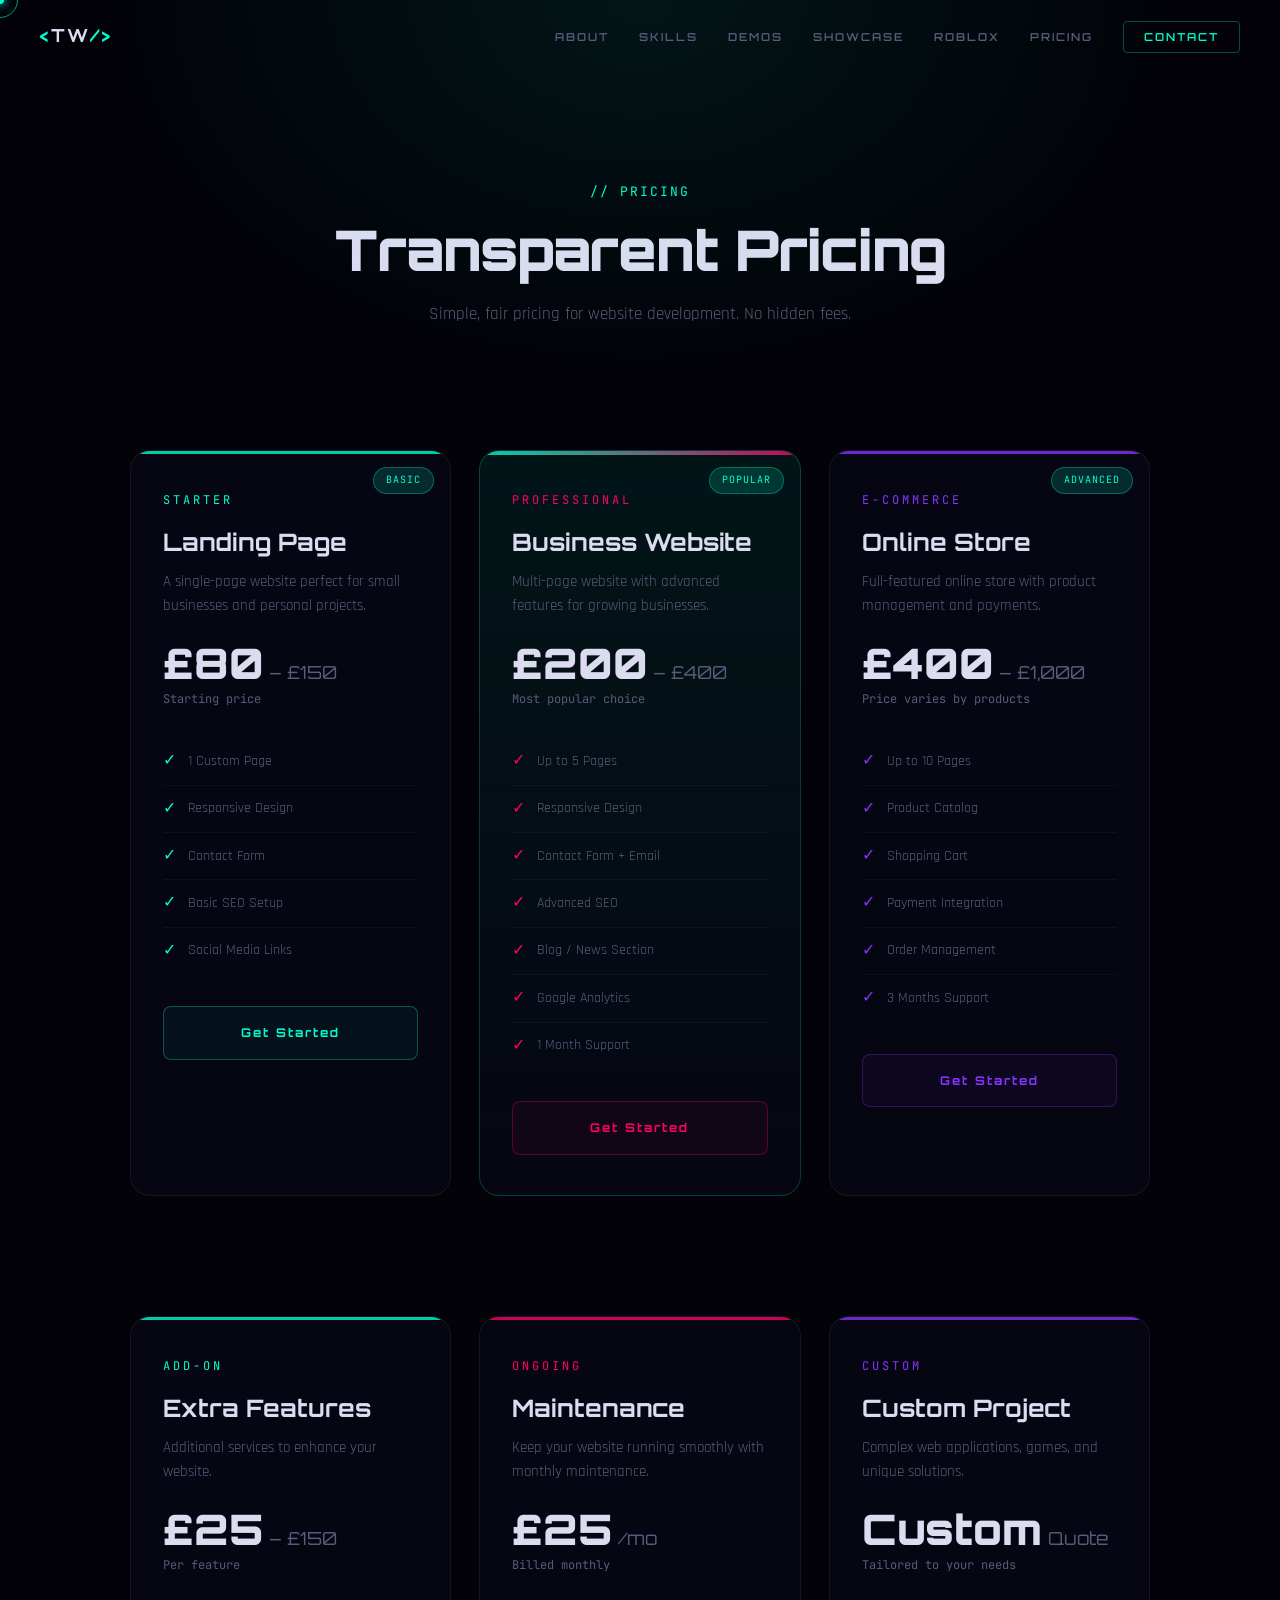
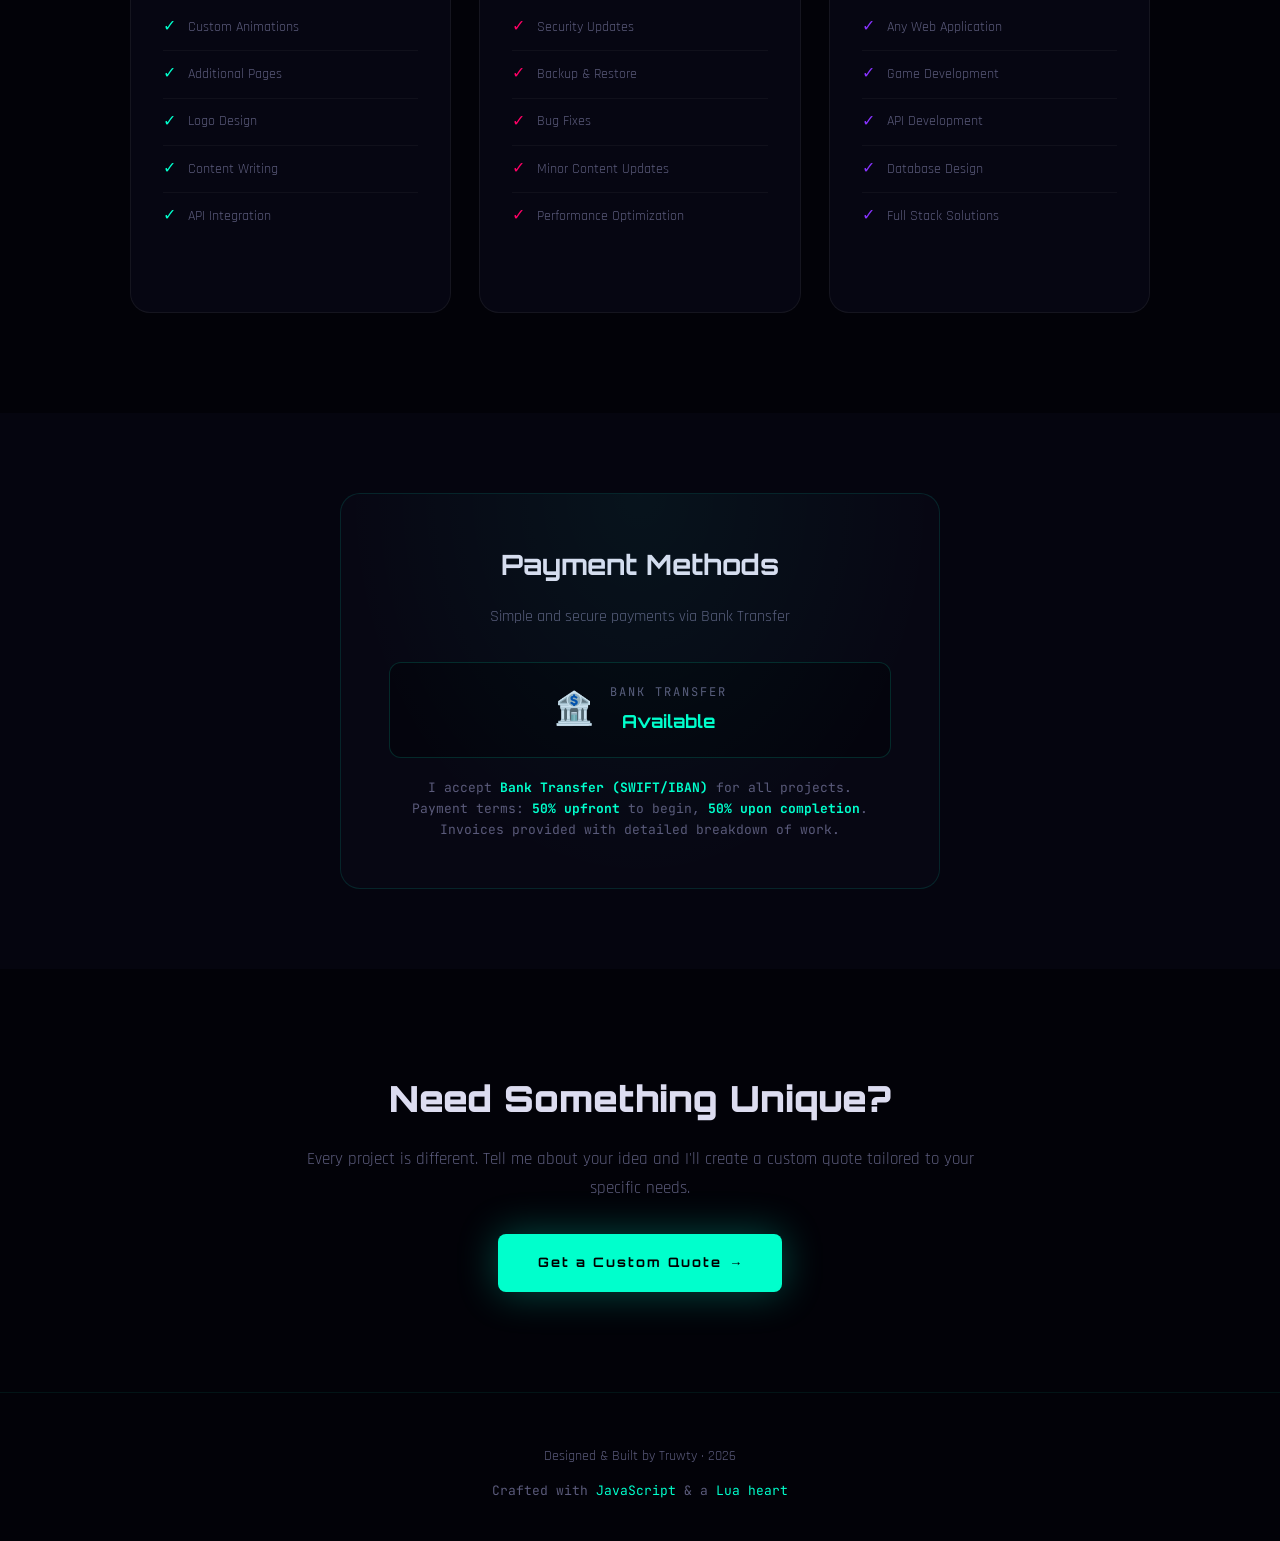
<file: pricing.html>
<!DOCTYPE html>
<html lang="en">
<head>
  <meta charset="UTF-8">
  <meta name="viewport" content="width=device-width, initial-scale=1.0, maximum-scale=5.0, user-scalable=yes">
  <title>Pricing — Truwty</title>
  <link rel="preconnect" href="https://fonts.googleapis.com">
  <link rel="preconnect" href="https://fonts.gstatic.com" crossorigin>
  <link href="https://fonts.googleapis.com/css2?family=Orbitron:wght@400;600;700;900&family=JetBrains+Mono:wght@300;400;700&family=Rajdhani:wght@300;400;500;600;700&display=swap" rel="stylesheet">
  <link rel="stylesheet" href="style.css">
  <style>
    .pricing-hero {
      min-height: 50vh;
      display: flex;
      align-items: center;
      justify-content: center;
      text-align: center;
      padding: 120px 40px 60px;
      position: relative;
    }
    .pricing-hero::before {
      content: '';
      position: absolute;
      inset: 0;
      background: radial-gradient(ellipse at center top, rgba(0,255,204,0.08) 0%, transparent 60%);
      pointer-events: none;
    }
    .pricing-grid {
      display: grid;
      grid-template-columns: repeat(3, 1fr);
      gap: 28px;
      max-width: 1100px;
      margin: 0 auto;
      padding: 0 40px 100px;
    }
    .pricing-card {
      background: var(--card-bg);
      border: 1px solid rgba(255,255,255,0.06);
      border-radius: 20px;
      padding: 40px 32px;
      position: relative;
      overflow: hidden;
      transition: all 0.4s var(--ease);
    }
    .pricing-card::before {
      content: '';
      position: absolute;
      top: 0;
      left: 0;
      right: 0;
      height: 3px;
      background: var(--c, var(--primary));
      opacity: 0.8;
    }
    .pricing-card:hover {
      transform: translateY(-8px);
      border-color: rgba(0,255,204,0.25);
      box-shadow: 0 20px 60px rgba(0,0,0,0.4);
    }
    .pricing-card.featured {
      background: linear-gradient(180deg, rgba(0,255,204,0.08) 0%, var(--card-bg) 100%);
      border-color: rgba(0,255,204,0.2);
    }
    .pricing-card.featured::before {
      height: 4px;
      background: linear-gradient(90deg, var(--primary), var(--secondary));
    }
    .pricing-card:nth-child(1) { --c: var(--primary); }
    .pricing-card:nth-child(2) { --c: var(--secondary); }
    .pricing-card:nth-child(3) { --c: var(--tertiary); }
    .pricing-badge {
      position: absolute;
      top: 16px;
      right: 16px;
      padding: 4px 12px;
      border-radius: 99px;
      font-family: var(--ff-code);
      font-size: 10px;
      letter-spacing: 1px;
      text-transform: uppercase;
      background: rgba(0,255,204,0.15);
      color: var(--primary);
      border: 1px solid rgba(0,255,204,0.3);
    }
    .pricing-tier {
      font-family: var(--ff-code);
      font-size: 12px;
      letter-spacing: 3px;
      color: var(--c, var(--primary));
      margin-bottom: 12px;
      text-transform: uppercase;
    }
    .pricing-name {
      font-family: var(--ff-display);
      font-size: 24px;
      font-weight: 700;
      color: var(--text);
      margin-bottom: 8px;
    }
    .pricing-desc {
      color: var(--muted);
      font-size: 15px;
      line-height: 1.6;
      margin-bottom: 24px;
      min-height: 48px;
    }
    .pricing-price {
      margin-bottom: 28px;
    }
    .pricing-amount {
      font-family: var(--ff-display);
      font-size: 42px;
      font-weight: 900;
      color: var(--text);
      line-height: 1;
    }
    .pricing-amount span {
      font-size: 18px;
      color: var(--muted);
      font-weight: 400;
    }
    .pricing-note {
      font-family: var(--ff-code);
      font-size: 12px;
      color: var(--muted);
      margin-top: 6px;
    }
    .pricing-features {
      list-style: none;
      margin-bottom: 32px;
      text-align: left;
    }
    .pricing-features li {
      display: flex;
      align-items: center;
      gap: 12px;
      padding: 10px 0;
      border-bottom: 1px solid rgba(255,255,255,0.04);
      font-size: 14px;
      color: var(--muted);
    }
    .pricing-features li:last-child {
      border-bottom: none;
    }
    .pricing-features .check {
      color: var(--c, var(--primary));
      font-size: 16px;
    }
    .pricing-btn {
      display: block;
      width: 100%;
      padding: 16px 24px;
      border-radius: 8px;
      font-family: var(--ff-display);
      font-size: 12px;
      font-weight: 700;
      letter-spacing: 2px;
      text-align: center;
      transition: all 0.3s var(--ease);
      border: 1.5px solid rgba(0,255,204,0.3);
      color: var(--primary);
      background: rgba(0,255,204,0.05);
    }
    .pricing-btn:hover {
      background: var(--c, var(--primary));
      color: #000;
      box-shadow: 0 0 30px rgba(0,255,204,0.3);
    }
    .pricing-card:nth-child(2) .pricing-btn {
      border-color: rgba(255,0,102,0.3);
      color: var(--secondary);
      background: rgba(255,0,102,0.05);
    }
    .pricing-card:nth-child(2) .pricing-btn:hover {
      background: var(--secondary);
      color: #fff;
      box-shadow: 0 0 30px rgba(255,0,102,0.3);
    }
    .pricing-card:nth-child(3) .pricing-btn {
      border-color: rgba(136,51,255,0.3);
      color: var(--tertiary);
      background: rgba(136,51,255,0.05);
    }
    .pricing-card:nth-child(3) .pricing-btn:hover {
      background: var(--tertiary);
      color: #fff;
      box-shadow: 0 0 30px rgba(136,51,255,0.3);
    }
    
    /* Payment Section */
    .payment-section {
      background: var(--bg2);
      padding: 80px 40px;
      text-align: center;
    }
    .payment-box {
      max-width: 600px;
      margin: 0 auto;
      background: var(--card-bg);
      border: 1px solid rgba(0,255,204,0.12);
      border-radius: 20px;
      padding: 48px;
      position: relative;
      overflow: hidden;
    }
    .payment-box::before {
      content: '';
      position: absolute;
      inset: 0;
      background: radial-gradient(ellipse at top, rgba(0,255,204,0.05), transparent 70%);
      pointer-events: none;
    }
    .payment-title {
      font-family: var(--ff-display);
      font-size: 28px;
      font-weight: 700;
      color: var(--text);
      margin-bottom: 16px;
    }
    .payment-subtitle {
      color: var(--muted);
      font-size: 16px;
      margin-bottom: 32px;
    }
    .payment-method {
      display: flex;
      align-items: center;
      justify-content: center;
      gap: 16px;
      padding: 20px 32px;
      background: rgba(0,0,0,0.3);
      border: 1px solid rgba(0,255,204,0.15);
      border-radius: 12px;
      margin-bottom: 20px;
    }
    .payment-icon {
      font-size: 32px;
    }
    .payment-label {
      font-family: var(--ff-code);
      font-size: 12px;
      letter-spacing: 2px;
      color: var(--muted);
      text-transform: uppercase;
    }
    .payment-value {
      font-family: var(--ff-display);
      font-size: 18px;
      font-weight: 700;
      color: var(--primary);
      margin-top: 4px;
    }
    .payment-note {
      font-family: var(--ff-code);
      font-size: 13px;
      color: var(--muted);
      line-height: 1.6;
    }
    .payment-note strong {
      color: var(--primary);
    }
    
    /* Custom Quote */
    .quote-section {
      padding: 100px 40px;
      text-align: center;
    }
    .quote-box {
      max-width: 700px;
      margin: 0 auto;
    }
    .quote-title {
      font-family: var(--ff-display);
      font-size: 36px;
      font-weight: 900;
      color: var(--text);
      margin-bottom: 16px;
    }
    .quote-desc {
      color: var(--muted);
      font-size: 17px;
      margin-bottom: 32px;
      line-height: 1.7;
    }
    .quote-btn {
      display: inline-flex;
      align-items: center;
      gap: 10px;
      padding: 18px 40px;
      border-radius: 8px;
      font-family: var(--ff-display);
      font-size: 13px;
      font-weight: 700;
      letter-spacing: 2px;
      background: var(--primary);
      color: #000;
      box-shadow: 0 0 40px rgba(0,255,204,0.3);
      transition: all 0.3s var(--ease);
    }
    .quote-btn:hover {
      background: #fff;
      box-shadow: 0 0 60px rgba(0,255,204,0.5);
      transform: translateY(-2px);
    }
    
    @media(max-width: 900px) {
      .pricing-grid {
        grid-template-columns: 1fr;
        max-width: 420px;
      }
    }
    @media(max-width: 600px) {
      .pricing-hero {
        padding: 100px 24px 40px;
      }
      .pricing-grid, .payment-section, .quote-section {
        padding-left: 24px;
        padding-right: 24px;
      }
      .payment-box {
        padding: 32px 24px;
      }
      .pricing-amount {
        font-size: 36px;
      }
    }
  </style>
</head>
<body>
  <div class="cursor-dot" id="cursorDot"></div>
  <div class="cursor-ring" id="cursorRing"></div>

  <!-- LOADER (required for main.js) -->
  <div id="loader" class="loader hidden">
    <div class="loader-inner">
      <div class="loader-hex"><span class="loader-initials">TW</span></div>
      <div class="loader-name">TRUWTY</div>
      <div class="loader-progress">
        <div class="loader-track"><div class="loader-fill" id="loaderFill"></div></div>
        <span id="loaderPct">100</span><span>%</span>
      </div>
      <div class="loader-status" id="loaderStatus">Ready.</div>
    </div>
  </div>

  <!-- HERO CANVAS (required for main.js Three.js) -->
  <canvas id="heroCanvas" style="display:none"></canvas>

  <!-- NAV -->
  <header class="nav-wrap" id="navWrap">
    <nav class="nav">
      <a class="nav-logo" href="index.html"><span class="logo-bracket"><</span>TW<span class="logo-bracket">/></span></a>
      <ul class="nav-links" id="navLinks">
        <li><a href="index.html#about" class="nav-link">About</a></li>
        <li><a href="index.html#skills" class="nav-link">Skills</a></li>
        <li><a href="index.html#demos" class="nav-link">Demos</a></li>
        <li><a href="index.html#showcase" class="nav-link">Showcase</a></li>
        <li><a href="index.html#roblox" class="nav-link">Roblox</a></li>
        <li><a href="pricing.html" class="nav-link">Pricing</a></li>
        <li><a href="index.html#contact" class="nav-link nav-cta">Contact</a></li>
      </ul>
      <button class="hamburger" id="hamburger" aria-label="Menu">
        <span></span><span></span><span></span>
      </button>
    </nav>
  </header>

  <!-- PRICING HERO -->
  <section class="pricing-hero">
    <div>
      <span class="section-tag reveal-up" style="display:block;margin-bottom:16px">// PRICING</span>
      <h1 class="section-title reveal-up" style="font-size: clamp(36px,6vw,56px);margin-bottom:20px">Transparent Pricing</h1>
      <p class="section-sub reveal-up" style="max-width:500px;margin:0 auto">Simple, fair pricing for website development. No hidden fees.</p>
    </div>
  </section>

  <!-- PRICING CARDS -->
  <div class="pricing-grid">
    <!-- Starter -->
    <div class="pricing-card reveal-up" style="--d:0s">
      <span class="pricing-badge">Basic</span>
      <div class="pricing-tier">Starter</div>
      <h3 class="pricing-name">Landing Page</h3>
      <p class="pricing-desc">A single-page website perfect for small businesses and personal projects.</p>
      <div class="pricing-price">
      <div class="pricing-amount">£80<span> – £150</span></div>
        <div class="pricing-note">Starting price</div>
      </div>
      <ul class="pricing-features">
        <li><span class="check">✓</span> 1 Custom Page</li>
        <li><span class="check">✓</span> Responsive Design</li>
        <li><span class="check">✓</span> Contact Form</li>
        <li><span class="check">✓</span> Basic SEO Setup</li>
        <li><span class="check">✓</span> Social Media Links</li>
      </ul>
      <a href="index.html#contact" class="pricing-btn">Get Started</a>
    </div>

    <!-- Professional -->
    <div class="pricing-card featured reveal-up" style="--d:0.1s">
      <span class="pricing-badge">Popular</span>
      <div class="pricing-tier">Professional</div>
      <h3 class="pricing-name">Business Website</h3>
      <p class="pricing-desc">Multi-page website with advanced features for growing businesses.</p>
      <div class="pricing-price">
        <div class="pricing-amount">£200<span> – £400</span></div>
        <div class="pricing-note">Most popular choice</div>
      </div>
      <ul class="pricing-features">
        <li><span class="check">✓</span> Up to 5 Pages</li>
        <li><span class="check">✓</span> Responsive Design</li>
        <li><span class="check">✓</span> Contact Form + Email</li>
        <li><span class="check">✓</span> Advanced SEO</li>
        <li><span class="check">✓</span> Blog / News Section</li>
        <li><span class="check">✓</span> Google Analytics</li>
        <li><span class="check">✓</span> 1 Month Support</li>
      </ul>
      <a href="index.html#contact" class="pricing-btn">Get Started</a>
    </div>

    <!-- E-Commerce -->
    <div class="pricing-card reveal-up" style="--d:0.2s">
      <span class="pricing-badge">Advanced</span>
      <div class="pricing-tier">E-Commerce</div>
      <h3 class="pricing-name">Online Store</h3>
      <p class="pricing-desc">Full-featured online store with product management and payments.</p>
      <div class="pricing-price">
        <div class="pricing-amount">£400<span> – £1,000</span></div>
        <div class="pricing-note">Price varies by products</div>
      </div>
      <ul class="pricing-features">
        <li><span class="check">✓</span> Up to 10 Pages</li>
        <li><span class="check">✓</span> Product Catalog</li>
        <li><span class="check">✓</span> Shopping Cart</li>
        <li><span class="check">✓</span> Payment Integration</li>
        <li><span class="check">✓</span> Order Management</li>
        <li><span class="check">✓</span> 3 Months Support</li>
      </ul>
      <a href="index.html#contact" class="pricing-btn">Get Started</a>
    </div>
  </div>

  <!-- ADDITIONAL SERVICES -->
  <div class="pricing-grid" style="padding-top:20px">
    <!-- Add-Ons -->
    <div class="pricing-card reveal-up" style="--d:0.3s">
      <div class="pricing-tier">Add-On</div>
      <h3 class="pricing-name">Extra Features</h3>
      <p class="pricing-desc">Additional services to enhance your website.</p>
      <div class="pricing-price">
        <div class="pricing-amount">£25<span> – £150</span></div>
        <div class="pricing-note">Per feature</div>
      </div>
      <ul class="pricing-features">
        <li><span class="check">✓</span> Custom Animations</li>
        <li><span class="check">✓</span> Additional Pages</li>
        <li><span class="check">✓</span> Logo Design</li>
        <li><span class="check">✓</span> Content Writing</li>
        <li><span class="check">✓</span> API Integration</li>
      </ul>
    </div>

    <!-- Maintenance -->
    <div class="pricing-card reveal-up" style="--d:0.4s">
      <div class="pricing-tier">Ongoing</div>
      <h3 class="pricing-name">Maintenance</h3>
      <p class="pricing-desc">Keep your website running smoothly with monthly maintenance.</p>
      <div class="pricing-price">
        <div class="pricing-amount">£25<span> /mo</span></div>
        <div class="pricing-note">Billed monthly</div>
      </div>
      <ul class="pricing-features">
        <li><span class="check">✓</span> Security Updates</li>
        <li><span class="check">✓</span> Backup & Restore</li>
        <li><span class="check">✓</span> Bug Fixes</li>
        <li><span class="check">✓</span> Minor Content Updates</li>
        <li><span class="check">✓</span> Performance Optimization</li>
      </ul>
    </div>

    <!-- Custom -->
    <div class="pricing-card reveal-up" style="--d:0.5s">
      <div class="pricing-tier">Custom</div>
      <h3 class="pricing-name">Custom Project</h3>
      <p class="pricing-desc">Complex web applications, games, and unique solutions.</p>
      <div class="pricing-price">
        <div class="pricing-amount">Custom<span> Quote</span></div>
        <div class="pricing-note">Tailored to your needs</div>
      </div>
      <ul class="pricing-features">
        <li><span class="check">✓</span> Any Web Application</li>
        <li><span class="check">✓</span> Game Development</li>
        <li><span class="check">✓</span> API Development</li>
        <li><span class="check">✓</span> Database Design</li>
        <li><span class="check">✓</span> Full Stack Solutions</li>
      </ul>
    </div>
  </div>

  <!-- PAYMENT SECTION -->
  <section class="payment-section">
    <div class="payment-box reveal-up">
      <h2 class="payment-title">Payment Methods</h2>
      <p class="payment-subtitle">Simple and secure payments via Bank Transfer</p>
      
      <div class="payment-method">
        <span class="payment-icon">🏦</span>
        <div>
          <div class="payment-label">Bank Transfer</div>
          <div class="payment-value">Available</div>
        </div>
      </div>
      
      <p class="payment-note">
        I accept <strong>Bank Transfer (SWIFT/IBAN)</strong> for all projects.<br>
        Payment terms: <strong>50% upfront</strong> to begin, <strong>50% upon completion</strong>.<br>
        Invoices provided with detailed breakdown of work.
      </p>
    </div>
  </section>

  <!-- CUSTOM QUOTE -->
  <section class="quote-section">
    <div class="quote-box">
      <h2 class="quote-title reveal-up">Need Something Unique?</h2>
      <p class="quote-desc reveal-up">Every project is different. Tell me about your idea and I'll create a custom quote tailored to your specific needs.</p>
      <a href="index.html#contact" class="quote-btn reveal-up">Get a Custom Quote <span>→</span></a>
    </div>
  </section>

  <!-- FOOTER -->
  <footer class="footer">
    <div class="footer-inner">
      <span class="footer-logo"><TW/></span>
      <p class="footer-copy">Designed & Built by Truwty · <span id="footerYear"></span></p>
      <p class="footer-made">Crafted with <span class="hl">JavaScript</span> &amp; a <span class="hl">Lua heart</span></p>
    </div>
  </footer>

  <script src="js/main.js"></script>
  <script>
    // Set footer year
    document.getElementById('footerYear').textContent = new Date().getFullYear();
  </script>
</body>
</html>
</file>
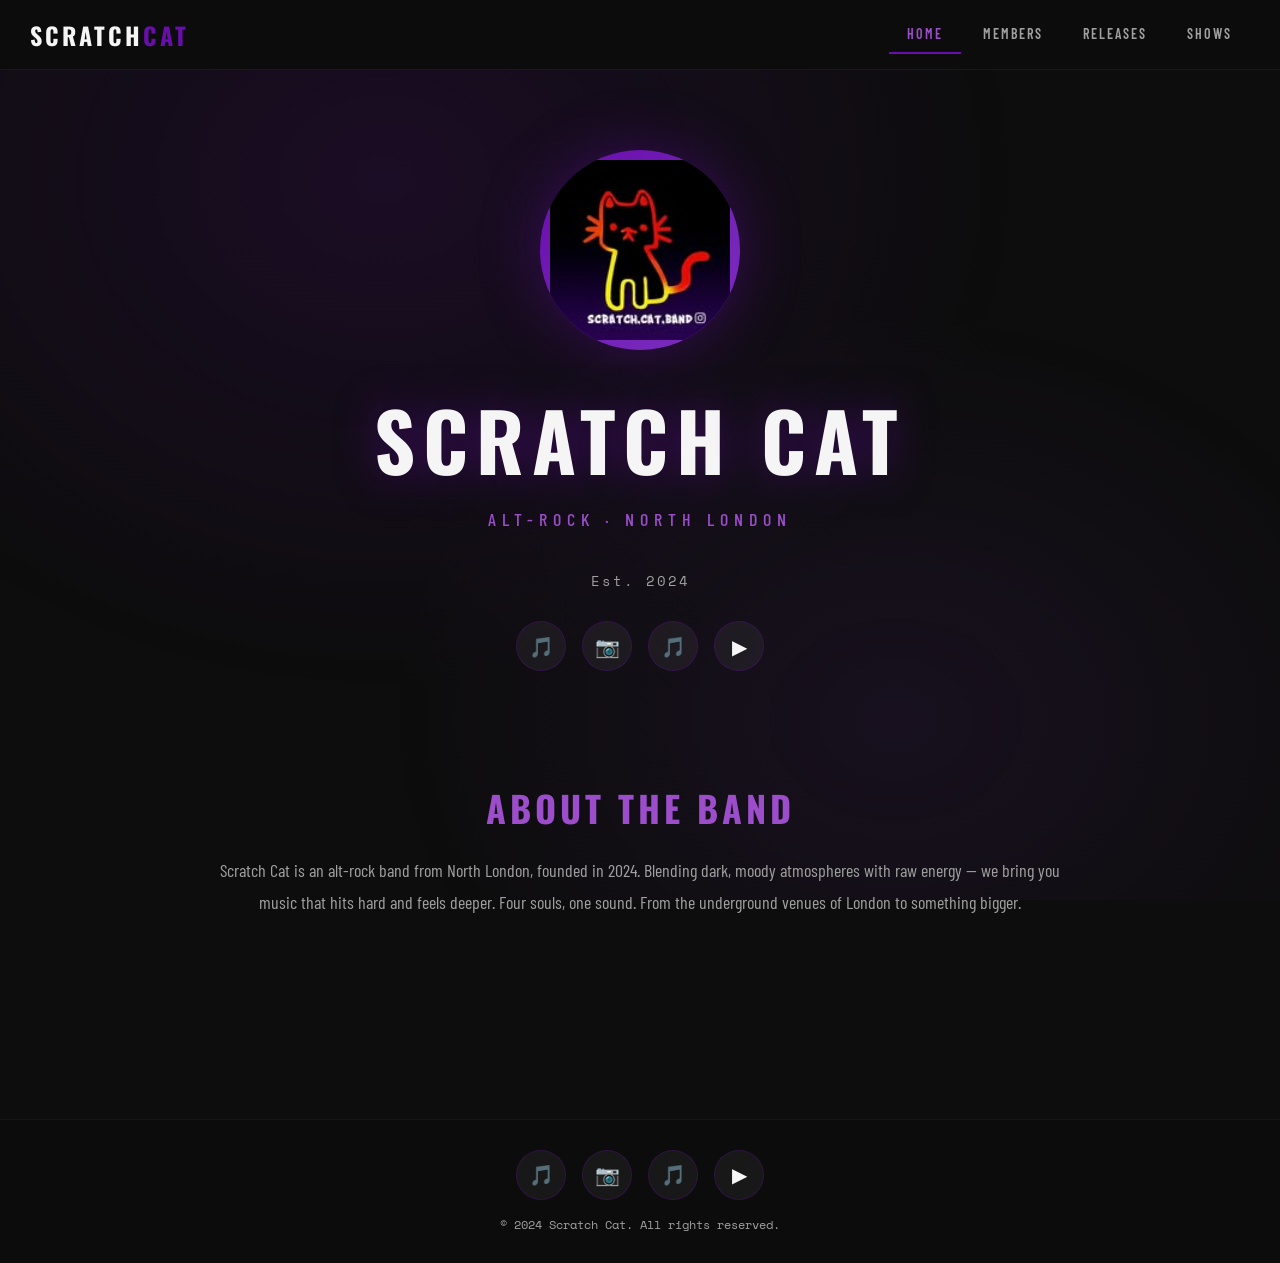
<file: portfolio2/sites/band.html>
<!DOCTYPE html>
<html lang="en">
<head>
<meta charset="UTF-8">
<meta name="viewport" content="width=device-width, initial-scale=1.0">
<title>Scratch Cat — Alt-Rock Band</title>
<link href="https://fonts.googleapis.com/css2?family=Oswald:wght@400;500;600;700&family=Barlow+Condensed:wght@300;400;500;600;700&family=Space+Mono:wght@400;700&display=swap" rel="stylesheet">
<style>
*,*::before,*::after{box-sizing:border-box;margin:0;padding:0}
:root{
  --bg:#0D0D0D;--bg2:#1A1A1A;--surface:#141414;
  --purple:#6A0DAD;--purple2:#7B2FBE;--purple-light:#9B4DCA;
  --lavender:#B794F6;--text:#F5F5F5;--text-muted:#A0A0A0;
  --ff-head:'Oswald',sans-serif;
  --ff-body:'Barlow Condensed',sans-serif;
  --ff-mono:'Space Mono',monospace;
}
html,body{height:100%;background:var(--bg);color:var(--text);font-family:var(--ff-body)}
a{color:inherit;text-decoration:none}
button{border:none;background:none;font-family:inherit;color:inherit;cursor:pointer}

/* BACKGROUND */
body::before{
  content:'';position:fixed;inset:0;
  background:radial-gradient(ellipse at 30% 20%,rgba(106,13,173,0.15),transparent 50%),
             radial-gradient(ellipse at 70% 80%,rgba(123,47,190,0.1),transparent 40%);
  pointer-events:none;z-index:0
}

/* MAIN CONTAINER */
.main-wrapper{
  min-height:100vh;
  display:flex;
  flex-direction:column;
  position:relative;
  z-index:1;
}

/* NAV */
.site-nav{
  position:sticky;top:0;left:0;right:0;z-index:100;
  display:flex;align-items:center;justify-content:space-between;
  padding:0 30px;height:70px;
  background:rgba(13,13,13,0.98);
  border-bottom:1px solid rgba(106,13,173,0.3);
  backdrop-filter:blur(10px);
}
.nav-logo{
  font-family:var(--ff-head);font-size:24px;font-weight:700;letter-spacing:3px;
  color:var(--text);text-transform:uppercase;
}
.nav-logo span{color:var(--purple)}
.nav-tabs{display:flex;gap:4px}
.nav-tab{
  padding:10px 18px;font-family:var(--ff-body);font-size:14px;
  font-weight:600;letter-spacing:2px;text-transform:uppercase;
  color:var(--text-muted);border-bottom:2px solid transparent;
  transition:all 0.3s;cursor:pointer
}
.nav-tab:hover{color:var(--text)}
.nav-tab.active{color:var(--purple-light);border-bottom-color:var(--purple)}

/* CONTENT AREA */
.content{
  flex:1;
  padding-bottom:80px;
}

/* PAGES */
.page{
  display:none;
  padding:40px 30px 60px;
  animation:fadeIn 0.4s ease;
}
.page.active{display:block}
@keyframes fadeIn{from{opacity:0;transform:translateY(10px)}to{opacity:1;transform:translateY(0)}}

/* Scrollbar */
::-webkit-scrollbar{width:4px}
::-webkit-scrollbar-track{background:var(--bg)}
::-webkit-scrollbar-thumb{background:var(--purple)}

/* ========== HOME PAGE ========== */
.home-hero{
  display:flex;flex-direction:column;align-items:center;justify-content:center;
  padding:40px 20px;text-align:center;min-height:60vh
}
.band-logo{
  width:200px;height:200px;border-radius:50%;
  background:linear-gradient(135deg,var(--purple),var(--purple2));
  display:flex;align-items:center;justify-content:center;
  margin-bottom:30px;box-shadow:0 0 60px rgba(106,13,173,0.4);
  overflow:hidden;
}
.band-logo img{width:90%;height:90%;object-fit:contain}
.hero-band-name{
  font-family:var(--ff-head);font-size:clamp(48px,10vw,80px);
  font-weight:700;letter-spacing:8px;text-transform:uppercase;
  color:var(--text);margin-bottom:10px;
  text-shadow:0 0 40px rgba(106,13,173,0.5);
}
.hero-tagline{
  font-family:var(--ff-body);font-size:18px;font-weight:500;
  letter-spacing:6px;color:var(--purple-light);text-transform:uppercase;
  margin-bottom:40px;
}
.hero-est{
  font-family:var(--ff-mono);font-size:14px;color:var(--text-muted);
  margin-bottom:30px;letter-spacing:2px
}

/* Social Buttons */
.social-links{display:flex;gap:16px;flex-wrap:wrap;justify-content:center;margin-bottom:50px}
.social-btn{
  width:50px;height:50px;border-radius:50%;
  background:rgba(255,255,255,0.05);border:1px solid rgba(106,13,173,0.3);
  display:flex;align-items:center;justify-content:center;
  font-size:20px;transition:all 0.3s;text-decoration:none
}
.social-btn:hover{background:var(--purple);border-color:var(--purple);transform:translateY(-3px);box-shadow:0 10px 30px rgba(106,13,173,0.4)}
.social-btn.spotify:hover{background:#1DB954}

/* About Section */
.about-section{padding:20px 30px 60px;max-width:900px;text-align:center;margin:0 auto}
.about-title{
  font-family:var(--ff-head);font-size:36px;font-weight:700;
  letter-spacing:4px;text-transform:uppercase;color:var(--purple-light);
  margin-bottom:20px;
}
.about-text{
  font-size:18px;line-height:1.8;color:var(--text-muted);
  font-weight:400;
}

/* ========== MEMBERS PAGE ========== */
.page-title{
  font-family:var(--ff-head);font-size:clamp(32px,6vw,48px);
  font-weight:700;letter-spacing:4px;text-transform:uppercase;
  color:var(--text);text-align:center;margin-bottom:50px
}
.members-grid{
  display:grid;grid-template-columns:repeat(4,1fr);gap:24px;max-width:1200px;margin:0 auto
}
.member-card{
  background:var(--surface);border:1px solid rgba(106,13,173,0.2);
  border-radius:12px;overflow:hidden;transition:all 0.3s;
}
.member-card:hover{border-color:var(--purple);transform:translateY(-5px);box-shadow:0 20px 40px rgba(0,0,0,0.4)}
.member-photo{
  width:100%;aspect-ratio:1;background:var(--bg2);
  display:flex;align-items:center;justify-content:center;
  overflow:hidden;
}
.member-photo img{width:100%;height:100%;object-fit:cover}
.member-photo .placeholder{
  font-size:56px;color:var(--purple);
  display: flex;
  align-items: center;
  justify-content: center;
  width: 100%;
  height: 100%;
}
.member-info{padding:16px;text-align:center}
.member-name{
  font-family:var(--ff-head);font-size:18px;font-weight:700;
  letter-spacing:1px;text-transform:uppercase;color:var(--text);
  margin-bottom:6px
}
.member-role{
  font-family:var(--ff-body);font-size:12px;color:var(--purple-light);
  letter-spacing:1px;margin-bottom:10px
}
.member-insta{
  display:inline-flex;align-items:center;gap:6px;
  font-family:var(--ff-mono);font-size:11px;color:var(--text-muted);
  transition:color 0.3s;text-decoration:none
}
.member-insta:hover{color:var(--purple)}

/* ========== RELEASES PAGE ========== */
.releases-grid{
  display:grid;grid-template-columns:repeat(3,1fr);gap:24px;max-width:1000px;margin:0 auto
}
.release-card{
  background:var(--surface);border:1px solid rgba(106,13,173,0.2);
  border-radius:12px;padding:0;overflow:hidden;transition:all 0.3s
}
.release-card:hover{border-color:var(--purple);transform:translateY(-3px)}
.release-art{
  height:160px;background:linear-gradient(135deg,var(--purple),var(--bg));
  display:flex;align-items:center;justify-content:center;
  position:relative;overflow:hidden
}
.release-art::after{
  content:'';position:absolute;inset:0;
  background:radial-gradient(circle at 30% 30%,rgba(255,255,255,0.1),transparent 60%)
}
.release-art-ghost{background:linear-gradient(160deg,#1a0a2e,#0d0d1a)}
.release-art-jaded{background:linear-gradient(160deg,#2e1a1a,#1a0d0d)}
.release-art-fall{background:linear-gradient(160deg,#1a2e1a,#0d1a0d)}
.release-number{
  font-family:var(--ff-head);font-size:64px;font-weight:700;
  color:rgba(255,255,255,0.15);position:absolute
}
.release-info{padding:16px}
.release-title{
  font-family:var(--ff-head);font-size:16px;font-weight:600;
  letter-spacing:1px;text-transform:uppercase;color:var(--text);
  margin-bottom:6px
}
.release-date{
  font-family:var(--ff-mono);font-size:11px;color:var(--text-muted);
  margin-bottom:10px;letter-spacing:1px;
}
.release-link{
  display:inline-flex;align-items:center;gap:8px;
  font-family:var(--ff-body);font-size:12px;font-weight:600;
  color:var(--purple-light);text-transform:uppercase;letter-spacing:1px;
  transition:color 0.3s;text-decoration:none
}
.release-link:hover{color:var(--text)}

/* ========== SHOWS PAGE ========== */
.shows-list{max-width:700px;margin:0 auto}
.show-card{
  background:var(--surface);border:1px solid rgba(106,13,173,0.2);
  border-radius:12px;padding:24px;margin-bottom:16px;
  display:flex;align-items:center;gap:24px;transition:all 0.3s
}
.show-card:hover{border-color:var(--purple)}
.show-date{min-width:80px;text-align:center}
.show-date-day{
  font-family:var(--ff-head);font-size:32px;font-weight:700;
  color:var(--purple-light);line-height:1
}
.show-date-month{
  font-family:var(--ff-body);font-size:14px;color:var(--text-muted);
  text-transform:uppercase;letter-spacing:2px
}
.show-details{flex:1}
.show-venue{
  font-family:var(--ff-head);font-size:18px;font-weight:600;
  letter-spacing:2px;text-transform:uppercase;color:var(--text);
  margin-bottom:4px
}
.show-event{font-family:var(--ff-body);font-size:14px;color:var(--text-muted)}
.show-recap{
  padding:10px 20px;background:rgba(106,13,173,0.1);
  border:1px solid rgba(106,13,173,0.3);border-radius:8px;
  font-family:var(--ff-body);font-size:13px;color:var(--purple-light);
  transition:all 0.3s;text-decoration:none
}
.show-recap:hover{background:var(--purple);color:var(--text)}

/* FOOTER */
.site-footer{
  padding:30px;text-align:center;border-top:1px solid rgba(106,13,173,0.2);
  background:rgba(13,13,13,0.98);
  position:relative;z-index:10
}
.footer-social{display:flex;gap:16px;justify-content:center;margin-bottom:16px}
.footer-copy{font-family:var(--ff-mono);font-size:12px;color:var(--text-muted)}

/* RESPONSIVE */
@media(max-width:1024px){
  .members-grid{grid-template-columns:repeat(2,1fr)}
  .releases-grid{grid-template-columns:repeat(2,1fr)}
}
@media(max-width:768px){
  .site-nav{padding:0 16px;height:60px;flex-wrap:wrap;gap:10px}
  .nav-logo{font-size:18px}
  .nav-tabs{order:3;width:100%;justify-content:center;padding:8px 0}
  .nav-tab{padding:8px 12px;font-size:11px}
  .band-logo{width:150px;height:150px}
  .hero-band-name{letter-spacing:4px}
  .hero-tagline{letter-spacing:3px;font-size:14px}
  .members-grid{grid-template-columns:1fr 1fr;gap:16px}
  .releases-grid{grid-template-columns:1fr}
  .show-card{flex-direction:column;text-align:center;gap:16px}
  .show-recap{width:100%}
  .about-section{padding:20px 16px 40px}
  .page{padding:30px 16px 50px}
}
@media(max-width:480px){
  .members-grid{grid-template-columns:1fr}
  .member-card{max-width:300px;margin:0 auto}
}
</style>
</head>
<body>

<div class="main-wrapper">
  <nav class="site-nav">
    <span class="nav-logo">SCRATCH<span>CAT</span></span>
    <div class="nav-tabs">
      <div class="nav-tab active" onclick="showPage('home',this)">Home</div>
      <div class="nav-tab" onclick="showPage('members',this)">Members</div>
      <div class="nav-tab" onclick="showPage('releases',this)">Releases</div>
      <div class="nav-tab" onclick="showPage('shows',this)">Shows</div>
    </div>
  </nav>

  <div class="content">
    <!-- HOME -->
    <div class="page active" id="page-home">
      <div class="home-hero">
        <div class="band-logo">
          <img src="../../Images/Scratch Cat.jpg" alt="Scratch Cat Logo">
        </div>
        <h1 class="hero-band-name">Scratch Cat</h1>
        <p class="hero-tagline">Alt-Rock · North London</p>
        <p class="hero-est">Est. 2024</p>
        
        <div class="social-links">
          <a href="https://open.spotify.com/artist/5sC3QbNn932EM4ci7MjC9P?si=oYv5RJ-3SeORKrzxWVmpRQ" target="_blank" class="social-btn spotify" title="Spotify">🎵</a>
          <a href="https://www.instagram.com/scratch.cat.band" target="_blank" class="social-btn" title="Instagram">📷</a>
          <a href="https://www.tiktok.com/@scratch.cat.band" target="_blank" class="social-btn" title="TikTok">🎵</a>
          <a href="https://www.youtube.com/@standx23" target="_blank" class="social-btn" title="YouTube">▶</a>
        </div>
      </div>
      
      <div class="about-section">
        <h2 class="about-title">About The Band</h2>
        <p class="about-text">
          Scratch Cat is an alt-rock band from North London, founded in 2024. 
          Blending dark, moody atmospheres with raw energy — we bring you music that hits hard and feels deeper.
          Four souls, one sound. From the underground venues of London to something bigger.
        </p>
      </div>
    </div>

    <!-- MEMBERS -->
    <div class="page" id="page-members">
      <h1 class="page-title">The Band</h1>
      <div class="members-grid">
        <div class="member-card">
          <div class="member-photo">
            <img src="../../Images/Stanley.png" alt="Stanley Colson">
          </div>
          <div class="member-info">
            <h3 class="member-name">Stanley Colson</h3>
            <p class="member-role">Lyricist · Composer · Lead Singer</p>
            <a href="https://instagram.com/stan.c7" target="_blank" class="member-insta">📷 @stan.c7</a>
          </div>
        </div>
        <div class="member-card">
          <div class="member-photo">
            <div class="placeholder" style="background: linear-gradient(135deg, #2a1a3a, #1a0a2a);">
              <span style="font-size: 48px;">🎸</span>
            </div>
          </div>
          <div class="member-info">
            <h3 class="member-name">Fabio Ingrey</h3>
            <p class="member-role">Guitarist</p>
            <a href="https://instagram.com/fabio.ingrey.music" target="_blank" class="member-insta">📷 @fabio.ingrey.music</a>
          </div>
        </div>
        <div class="member-card">
          <div class="member-photo">
            <div class="placeholder" style="background: linear-gradient(135deg, #1a2a2a, #0a1a1a);">
              <span style="font-size: 48px;">🥁</span>
            </div>
          </div>
          <div class="member-info">
            <h3 class="member-name">Barnaby</h3>
            <p class="member-role">Drummer</p>
            <a href="https://instagram.com/allhopeforbarny._" target="_blank" class="member-insta">📷 @allhopeforbarny._</a>
          </div>
        </div>
        <div class="member-card">
          <div class="member-photo">
            <div class="placeholder" style="background: linear-gradient(135deg, #2a2a1a, #1a1a0a);">
              <span style="font-size: 48px;">🎸</span>
            </div>
          </div>
          <div class="member-info">
            <h3 class="member-name">Lemonch</h3>
            <p class="member-role">Bassist</p>
            <a href="https://instagram.com/_lemonch" target="_blank" class="member-insta">📷 @_lemonch</a>
          </div>
        </div>
      </div>
    </div>

    <!-- RELEASES -->
    <div class="page" id="page-releases">
      <h1 class="page-title">Releases</h1>
      <div class="releases-grid">
        <div class="release-card">
          <div class="release-art release-art-ghost">
            <span class="release-number">01</span>
          </div>
          <div class="release-info">
            <h3 class="release-title">Ghosts (That Can't Die)</h3>
            <p class="release-date">Released: January 2025</p>
            <a href="https://open.spotify.com/artist/5sC3QbNn932EM4ci7MjC9P" target="_blank" class="release-link">▶ Listen on Spotify</a>
          </div>
        </div>
        <div class="release-card">
          <div class="release-art release-art-jaded">
            <span class="release-number">02</span>
          </div>
          <div class="release-info">
            <h3 class="release-title">Jaded</h3>
            <p class="release-date">Released: November 2024</p>
            <a href="https://open.spotify.com/artist/5sC3QbNn932EM4ci7MjC9P" target="_blank" class="release-link">▶ Listen on Spotify</a>
          </div>
        </div>
        <div class="release-card">
          <div class="release-art release-art-fall">
            <span class="release-number">03</span>
          </div>
          <div class="release-info">
            <h3 class="release-title">Fall and Break</h3>
            <p class="release-date">Released: September 2024</p>
            <a href="https://open.spotify.com/artist/5sC3QbNn932EM4ci7MjC9P" target="_blank" class="release-link">▶ Listen on Spotify</a>
          </div>
        </div>
      </div>
    </div>

    <!-- SHOWS -->
    <div class="page" id="page-shows">
      <h1 class="page-title">Live Shows</h1>
      <div class="shows-list">
        <div class="show-card">
          <div class="show-date">
            <div class="show-date-day">27</div>
            <div class="show-date-month">Feb 2025</div>
          </div>
          <div class="show-details">
            <h3 class="show-venue">Jom Junior Open Mic</h3>
            <p class="show-event">North London — Live Performance</p>
          </div>
          <a href="https://www.instagram.com/scratch.cat.band" target="_blank" class="show-recap">View Recap</a>
        </div>
      </div>
    </div>
  </div>

  <footer class="site-footer">
    <div class="footer-social">
      <a href="https://open.spotify.com/artist/5sC3QbNn932EM4ci7MjC9P" target="_blank" class="social-btn spotify">🎵</a>
      <a href="https://www.instagram.com/scratch.cat.band" target="_blank" class="social-btn">📷</a>
      <a href="https://www.tiktok.com/@scratch.cat.band" target="_blank" class="social-btn">🎵</a>
      <a href="https://www.youtube.com/@standx23" target="_blank" class="social-btn">▶</a>
    </div>
    <p class="footer-copy">© 2024 Scratch Cat. All rights reserved.</p>
  </footer>
</div>

<script>
function showPage(id, tab) {
  document.querySelectorAll('.page').forEach(p => p.classList.remove('active'));
  document.querySelectorAll('.nav-tab').forEach(t => t.classList.remove('active'));
  document.getElementById('page-' + id).classList.add('active');
  if (tab) tab.classList.add('active');
  window.scrollTo(0, 0);
}
</script>
</body>
</html>
</file>
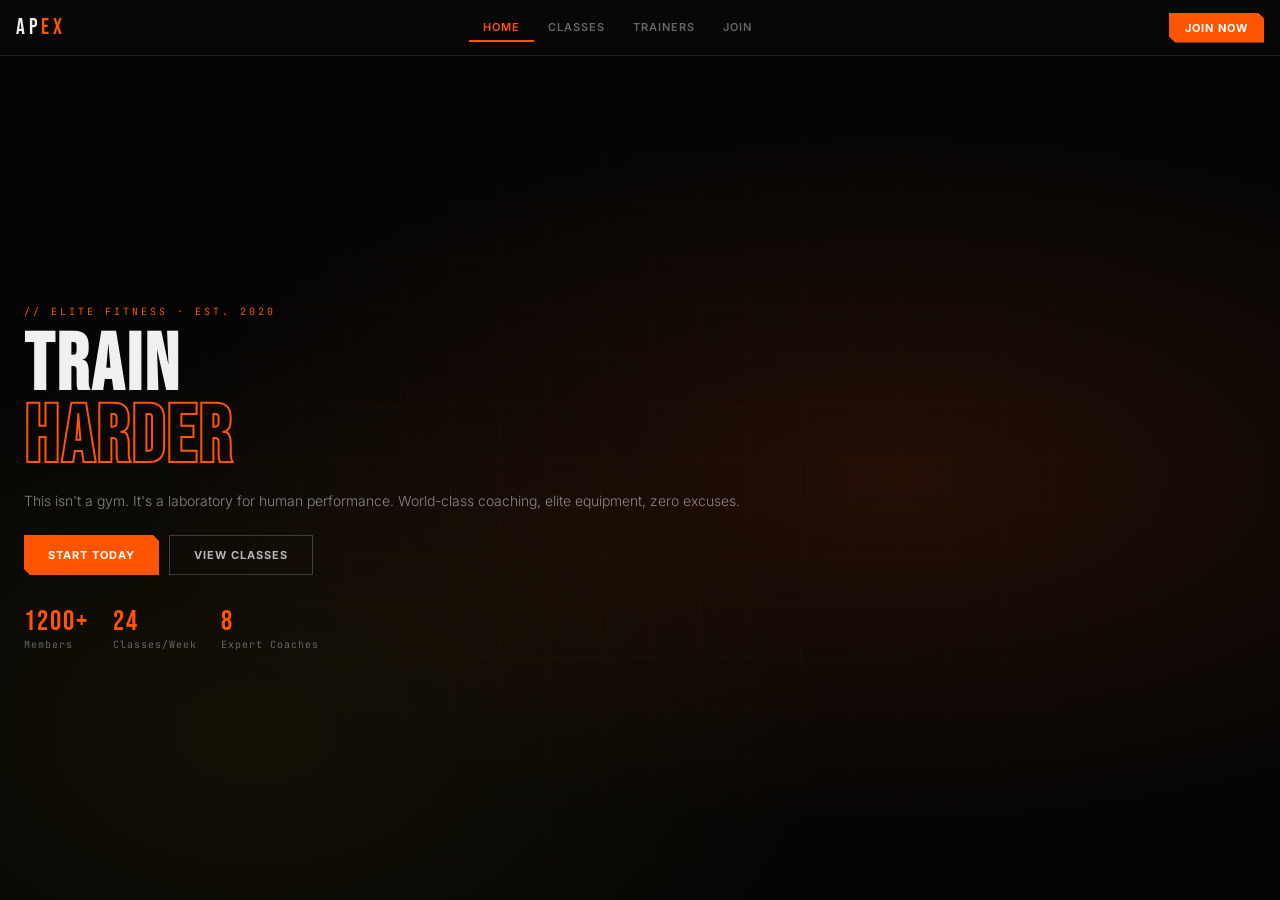
<file: portfolio2/sites/gym.html>
<!DOCTYPE html>
<html lang="en">
<head>
<meta charset="UTF-8">
<meta name="viewport" content="width=device-width, initial-scale=1.0">
<title>APEX — Train Different</title>
<link href="https://fonts.googleapis.com/css2?family=Bebas+Neue&family=Inter:wght@300;400;500;600;700&family=JetBrains+Mono:wght@400;700&display=swap" rel="stylesheet">
<style>
*,*::before,*::after{box-sizing:border-box;margin:0;padding:0}
:root{
  --bg:#080808;--surface:#111;--border:#1f1f1f;
  --orange:#ff5500;--orange2:#ff7722;--yellow:#ffcc00;
  --text:#f0f0f0;--muted:#666;
  --ff-head:'Bebas Neue',cursive;
  --ff-body:'Inter',sans-serif;
  --ff-mono:'JetBrains Mono',monospace;
}
html,body{height:100%;overflow:hidden;background:var(--bg);color:var(--text);font-family:var(--ff-body)}
button{border:none;font-family:inherit;cursor:pointer}
a{color:inherit;text-decoration:none}

/* NAV */
.site-nav{
  position:fixed;top:0;left:0;right:0;z-index:100;
  display:flex;align-items:center;justify-content:space-between;
  padding:0 16px;height:56px;
  background:rgba(8,8,8,0.97);
  border-bottom:1px solid var(--border);
}
.nav-logo{
  font-family:var(--ff-head);font-size:22px;letter-spacing:4px;
  color:var(--text);
}
.nav-logo span{color:var(--orange)}
.nav-tabs{display:flex;gap:0;overflow-x:auto}
.nav-tab{
  padding:6px 14px;font-family:var(--ff-body);font-size:11px;
  font-weight:600;letter-spacing:1px;text-transform:uppercase;
  color:var(--muted);background:none;
  border-bottom:2px solid transparent;transition:all 0.3s;cursor:pointer;white-space:nowrap
}
.nav-tab:hover{color:var(--text)}
.nav-tab.active{color:var(--orange);border-bottom-color:var(--orange)}
.nav-cta{
  padding:8px 16px;background:var(--orange);color:#fff;
  font-family:var(--ff-body);font-size:11px;font-weight:700;
  letter-spacing:1px;text-transform:uppercase;
  clip-path:polygon(0 0,calc(100% - 6px) 0,100% 6px,100% 100%,6px 100%,0 calc(100% - 6px));
  transition:all 0.3s;
}
.nav-cta:hover{background:var(--orange2)}

/* PAGES */
.page{position:absolute;top:56px;left:0;right:0;bottom:0;overflow-y:auto;opacity:0;pointer-events:none;transition:opacity 0.4s}
.page.active{opacity:1;pointer-events:all}
.page::-webkit-scrollbar{width:3px}
.page::-webkit-scrollbar-thumb{background:var(--orange)}

/* ========== HOME ========== */
.home-hero{
  position:relative;height:calc(100vh - 56px);
  display:flex;align-items:center;
  overflow:hidden;
  background:#050505;
}
.hero-bg{
  position:absolute;inset:0;
  background:
    radial-gradient(ellipse at 70% 50%,rgba(255,85,0,0.12),transparent 60%),
    radial-gradient(ellipse at 20% 80%,rgba(255,204,0,0.06),transparent 40%);
}
.hero-grid{
  position:absolute;inset:0;
  background-image:linear-gradient(rgba(255,85,0,0.04) 1px,transparent 1px),linear-gradient(90deg,rgba(255,85,0,0.04) 1px,transparent 1px);
  background-size:50px 50px;
  mask-image:radial-gradient(ellipse at 50% 50%,black 30%,transparent 80%);
}
.hero-content{padding:0 24px;position:relative;z-index:2;max-width:100%}
.hero-tag{
  font-family:var(--ff-mono);font-size:10px;letter-spacing:3px;
  color:var(--orange);margin-bottom:12px;text-transform:uppercase;
}
.hero-title{
  font-family:var(--ff-head);font-size:clamp(48px,10vw,80px);
  line-height:0.9;letter-spacing:3px;
  color:var(--text);margin-bottom:6px;
}
.hero-title .highlight{
  -webkit-text-stroke:2px var(--orange);
  color:transparent;
}
.hero-sub{
  font-size:14px;font-weight:300;color:rgba(255,255,255,0.5);
  margin:16px 0 24px;line-height:1.5;
}
.hero-btns{display:flex;gap:10px;flex-wrap:wrap;margin-bottom:30px}
.btn-orange{
  padding:12px 24px;background:var(--orange);color:#fff;
  font-size:11px;font-weight:700;letter-spacing:1px;text-transform:uppercase;
  clip-path:polygon(0 0,calc(100% - 6px) 0,100% 6px,100% 100%,6px 100%,0 calc(100% - 6px));
  border:none;cursor:pointer;transition:all 0.3s;
}
.btn-orange:hover{background:var(--orange2);box-shadow:0 0 20px rgba(255,85,0,0.4)}
.btn-outline{
  padding:12px 24px;background:transparent;color:rgba(255,255,255,0.7);
  font-size:11px;font-weight:700;letter-spacing:1px;text-transform:uppercase;
  border:1px solid rgba(255,255,255,0.2);cursor:pointer;transition:all 0.3s;
}
.btn-outline:hover{border-color:rgba(255,255,255,0.6);color:#fff}
.hero-stats{display:flex;gap:24px;flex-wrap:wrap}
.hstat .num{font-family:var(--ff-head);font-size:28px;letter-spacing:2px;color:var(--orange)}
.hstat .lbl{font-family:var(--ff-mono);font-size:10px;color:var(--muted);letter-spacing:1px}

/* TICKER */
.ticker{
  background:var(--orange);padding:10px 0;overflow:hidden;
  white-space:nowrap;
}
.ticker-inner{
  display:inline-block;
  animation:tickerMove 20s linear infinite;
  font-family:var(--ff-head);font-size:14px;letter-spacing:4px;color:#fff;
}
@keyframes tickerMove{from{transform:translateX(0)}to{transform:translateX(-50%)}}

/* ========== CLASSES ========== */
.classes-page{padding:30px 20px}
.page-head{margin-bottom:30px}
.page-eyebrow{font-family:var(--ff-mono);font-size:10px;letter-spacing:3px;color:var(--orange);margin-bottom:8px}
.page-title{font-family:var(--ff-head);font-size:clamp(32px,5vw,48px);letter-spacing:2px;color:var(--text)}
.classes-grid{display:grid;grid-template-columns:repeat(auto-fit,minmax(240px,1fr));gap:14px}
.class-card{
  background:var(--surface);border:1px solid var(--border);
  padding:20px;position:relative;overflow:hidden;
  transition:all 0.3s;cursor:pointer;
}
.class-card::before{
  content:'';position:absolute;top:0;left:0;right:0;height:3px;
  background:var(--c);
  transform:scaleX(0);transition:transform 0.3s;transform-origin:left;
}
.class-card:hover::before{transform:scaleX(1)}
.class-card:hover{border-color:rgba(255,85,0,0.3)}
.cc-icon{font-size:26px;margin-bottom:12px}
.cc-name{font-family:var(--ff-head);font-size:20px;letter-spacing:2px;margin-bottom:6px}
.cc-desc{color:var(--muted);font-size:13px;line-height:1.6;margin-bottom:14px}
.cc-meta{display:flex;gap:10px;flex-wrap:wrap}
.cc-tag{
  font-family:var(--ff-mono);font-size:10px;letter-spacing:1px;
  padding:3px 8px;border-radius:2px;
  background:rgba(255,85,0,0.1);border:1px solid rgba(255,85,0,0.2);
  color:var(--orange);
}

/* Schedule table */
.schedule{margin-top:30px}
.schedule-title{font-family:var(--ff-head);font-size:24px;letter-spacing:2px;margin-bottom:16px}
.schedule-table{width:100%;border-collapse:collapse}
.schedule-table th{
  font-family:var(--ff-mono);font-size:10px;letter-spacing:1px;
  color:var(--orange);text-transform:uppercase;
  padding:10px 12px;border-bottom:1px solid var(--border);text-align:left;
}
.schedule-table td{
  padding:12px;border-bottom:1px solid var(--border);
  font-size:13px;color:var(--muted);
}
.schedule-table tr:hover td{background:rgba(255,85,0,0.04);color:var(--text)}
.time-col{font-family:var(--ff-mono);font-size:12px;color:var(--orange) !important}
.class-name-col{color:var(--text) !important;font-weight:500}

/* ========== TRAINERS ========== */
.trainers-page{padding:30px 20px}
.trainers-grid{display:grid;grid-template-columns:repeat(2,1fr);gap:14px;margin-top:24px}
.trainer-card{
  background:var(--surface);border:1px solid var(--border);
  overflow:hidden;transition:all 0.3s;
}
.trainer-card:hover{border-color:rgba(255,85,0,0.3);transform:translateY(-2px)}
.trainer-photo{
  height:140px;display:flex;align-items:center;justify-content:center;
  font-size:48px;position:relative;overflow:hidden;
}
.tp-1{background:linear-gradient(160deg,#1a0800,#0a0800)}
.tp-2{background:linear-gradient(160deg,#0a0a00,#181000)}
.tp-3{background:linear-gradient(160deg,#000a10,#000810)}
.tp-4{background:linear-gradient(160deg,#0a0018,#060010)}
.trainer-photo::after{
  content:'';position:absolute;bottom:0;left:0;right:0;height:50%;
  background:linear-gradient(transparent,var(--surface));
}
.trainer-body{padding:14px}
.trainer-name{font-family:var(--ff-head);font-size:18px;letter-spacing:2px;margin-bottom:4px}
.trainer-spec{font-family:var(--ff-mono);font-size:10px;color:var(--orange);letter-spacing:1px;margin-bottom:10px}
.trainer-bio{color:var(--muted);font-size:12px;line-height:1.5;margin-bottom:12px}
.trainer-certs{display:flex;flex-wrap:wrap;gap:4px}
.cert-tag{
  padding:2px 6px;font-family:var(--ff-mono);font-size:9px;
  background:rgba(255,255,255,0.04);border:1px solid var(--border);
  color:var(--muted);
}

/* ========== JOIN ========== */
.join-page{padding:30px 20px}
.plans-grid{display:grid;grid-template-columns:1fr;gap:2px;margin:30px 0}
.plan-card{
  background:var(--surface);padding:24px;
  border:1px solid var(--border);
  position:relative;transition:all 0.3s;
}
.plan-card.featured{
  background:#111808;border-color:var(--orange);
  transform:none;
}
.plan-badge{
  position:absolute;top:-1px;left:50%;transform:translateX(-50%);
  background:var(--orange);color:#fff;
  font-family:var(--ff-mono);font-size:9px;letter-spacing:1px;
  padding:3px 12px;text-transform:uppercase;
}
.plan-name{font-family:var(--ff-head);font-size:22px;letter-spacing:2px;margin-bottom:6px}
.plan-price{font-family:var(--ff-head);font-size:40px;letter-spacing:2px;color:var(--orange)}
.plan-price span{font-family:var(--ff-mono);font-size:12px;color:var(--muted)}
.plan-period{font-family:var(--ff-mono);font-size:11px;color:var(--muted);letter-spacing:1px;margin-bottom:16px}
.plan-features{list-style:none;margin-bottom:20px}
.plan-features li{
  display:flex;gap:8px;align-items:flex-start;
  font-size:13px;color:var(--muted);margin-bottom:10px;
  padding-bottom:10px;border-bottom:1px solid var(--border);
}
.plan-features li::before{content:'✓';color:var(--orange);flex-shrink:0;font-weight:700}
.plan-features li.inactive::before{content:'×';color:var(--border)}
.plan-features li.inactive{color:#333}
.plan-btn{
  width:100%;padding:12px;
  background:var(--orange);color:#fff;
  font-family:var(--ff-body);font-size:12px;font-weight:700;
  letter-spacing:1px;text-transform:uppercase;
  border:none;cursor:pointer;transition:all 0.3s;
  clip-path:polygon(0 0,calc(100% - 6px) 0,100% 6px,100% 100%,6px 100%,0 calc(100% - 6px));
}
.plan-btn:hover{background:var(--orange2)}
.plan-btn.outline{background:transparent;border:1px solid rgba(255,85,0,0.4);color:var(--orange);clip-path:none}
.plan-btn.outline:hover{background:rgba(255,85,0,0.1)}
</style>
</head>
<body>

<nav class="site-nav">
  <span class="nav-logo">AP<span>EX</span></span>
  <div class="nav-tabs">
    <button class="nav-tab active" onclick="showPage('home',this)">Home</button>
    <button class="nav-tab" onclick="showPage('classes',this)">Classes</button>
    <button class="nav-tab" onclick="showPage('trainers',this)">Trainers</button>
    <button class="nav-tab" onclick="showPage('join',this)">Join</button>
  </div>
  <button class="nav-cta" onclick="showPage('join',document.querySelectorAll('.nav-tab')[3])">Join Now</button>
</nav>

<!-- HOME -->
<div class="page active" id="page-home">
  <div class="home-hero">
    <div class="hero-bg"></div>
    <div class="hero-grid"></div>
    <div class="hero-content">
      <p class="hero-tag">// Elite Fitness · Est. 2020</p>
      <h1 class="hero-title">TRAIN<br><span class="highlight">HARDER</span></h1>
      <p class="hero-sub">This isn't a gym. It's a laboratory for human performance. World-class coaching, elite equipment, zero excuses.</p>
      <div class="hero-btns">
        <button class="btn-orange" onclick="showPage('join',document.querySelectorAll('.nav-tab')[3])">Start Today</button>
        <button class="btn-outline" onclick="showPage('classes',document.querySelectorAll('.nav-tab')[1])">View Classes</button>
      </div>
      <div class="hero-stats">
        <div class="hstat"><div class="num">1200+</div><div class="lbl">Members</div></div>
        <div class="hstat"><div class="num">24</div><div class="lbl">Classes/Week</div></div>
        <div class="hstat"><div class="num">8</div><div class="lbl">Expert Coaches</div></div>
      </div>
    </div>
  </div>
  <div class="ticker">
    <span class="ticker-inner">
      STRENGTH &nbsp;·&nbsp; SPEED &nbsp;·&nbsp; ENDURANCE &nbsp;·&nbsp; POWER &nbsp;·&nbsp; PERFORMANCE &nbsp;·&nbsp;
      STRENGTH &nbsp;·&nbsp; SPEED &nbsp;·&nbsp; ENDURANCE &nbsp;·&nbsp; POWER &nbsp;·&nbsp; PERFORMANCE &nbsp;·&nbsp;
    </span>
  </div>
</div>

<!-- CLASSES -->
<div class="page" id="page-classes">
  <div class="classes-page">
    <div class="page-head">
      <p class="page-eyebrow">// What We Run</p>
      <h1 class="page-title">CLASSES</h1>
    </div>
    <div class="classes-grid">
      ${[
        ['🔥','HIIT INFERNO','Maximum output, maximum results. 45-minute high-intensity intervals designed to torch calories and rebuild endurance.',['HIGH INTENSITY','45 MIN','ALL LEVELS'],'var(--orange)'],
        ['💪','POWERLIFTING','Learn the big three — squat, bench, deadlift. Coaching-led sessions focused on form, progression, and raw strength.',['STRENGTH','60 MIN','INTERMEDIATE'],'#ff8800'],
        ['⚡','CIRCUIT STORM','Eight stations, zero rest, every muscle group. The fastest way to get your whole body working.',['CIRCUIT','50 MIN','ALL LEVELS'],'#ffaa00'],
        ['🧘','MOBILITY FLOW','The underrated foundation of performance. Unlock your range and recover faster.',['RECOVERY','45 MIN','ALL LEVELS'],'#44aaff'],
        ['🥊','BOXING CONDITIONING','Real technique, real sweat. Conditioning built around boxing drills and pad work.',['COMBAT','55 MIN','ALL LEVELS'],'#ff4444'],
        ['🏃','TRACK & SPRINT','Speed work and form coaching on our indoor track. For athletes who want to move faster.',['SPEED','50 MIN','ALL LEVELS'],'var(--yellow)'],
      ].map(([i,n,d,tags,c])=>`
      <div class="class-card" style="--c:${c}">
        <div class="cc-icon">${i}</div>
        <div class="cc-name">${n}</div>
        <p class="cc-desc">${d}</p>
        <div class="cc-meta">${tags.map(t=>`<span class="cc-tag">${t}</span>`).join('')}</div>
      </div>`).join('')}
    </div>
    <div class="schedule">
      <div class="schedule-title">THIS WEEK</div>
      <table class="schedule-table">
        <thead><tr><th>Time</th><th>Class</th><th>Coach</th><th>Day</th><th>Spaces</th></tr></thead>
        <tbody>
          ${[
            ['6:00 AM','HIIT INFERNO','Marcus Reid','Monday','4 left'],
            ['7:30 AM','POWERLIFTING','Zara Osei','Monday','8 left'],
            ['12:00 PM','CIRCUIT STORM','Kai Torres','Tuesday','Full'],
            ['6:00 PM','BOXING CONDITIONING','Nadia Volkov','Tuesday','12 left'],
            ['6:00 AM','TRACK & SPRINT','Marcus Reid','Wednesday','6 left'],
            ['7:30 AM','MOBILITY FLOW','Lena Park','Wednesday','14 left'],
            ['12:00 PM','HIIT INFERNO','Zara Osei','Thursday','2 left'],
            ['6:00 PM','POWERLIFTING','Kai Torres','Friday','10 left'],
          ].map(([t,c,coach,d,s])=>`<tr>
            <td class="time-col">${t}</td>
            <td class="class-name-col">${c}</td>
            <td>${coach}</td>
            <td>${d}</td>
            <td style="color:${s.includes('Full')?'var(--orange)':s.includes('2 ')||s.includes('4 ')?'#ffcc00':'var(--muted)'}">${s}</td>
          </tr>`).join('')}
        </tbody>
      </table>
    </div>
  </div>
</div>

<!-- TRAINERS -->
<div class="page" id="page-trainers">
  <div class="trainers-page">
    <div class="page-head">
      <p class="page-eyebrow">// The Coaches</p>
      <h1 class="page-title">TRAINERS</h1>
    </div>
    <div class="trainers-grid">
      ${[
        ['🏋️','Marcus Reid','Head Coach · HIIT & Speed','tp-1','10 years coaching elite athletes across military and professional sports.',['NSCA-CSCS','Level 4 PT','Sprints Coach']],
        ['🥊','Nadia Volkov','Boxing & Conditioning','tp-2','Former amateur champion. Trains clients in real technique and real toughness.',['Boxing Coach','Level 3 PT','Nutrition Cert']],
        ['⚡','Zara Osei','Strength & Powerlifting','tp-3','IPF-ranked powerlifter. Competitive coach who lives the numbers.',['IPF Certified','Level 4 PT','Biomechanics']],
        ['🧘','Lena Park','Mobility & Recovery','tp-4','Physiotherapist and movement specialist. The reason people stay injury-free.',['MSc Physio','Yoga 500hr','FMS Certified']],
      ].map(([e,n,r,tp,b,certs])=>`
      <div class="trainer-card">
        <div class="trainer-photo ${tp}" style="font-size:72px">${e}</div>
        <div class="trainer-body">
          <div class="trainer-name">${n}</div>
          <div class="trainer-spec">${r}</div>
          <p class="trainer-bio">${b}</p>
          <div class="trainer-certs">${certs.map(c=>`<span class="cert-tag">${c}</span>`).join('')}</div>
        </div>
      </div>`).join('')}
    </div>
  </div>
</div>

<!-- JOIN -->
<div class="page" id="page-join">
  <div class="join-page">
    <div class="page-head">
      <p class="page-eyebrow">// Membership</p>
      <h1 class="page-title">JOIN APEX</h1>
    </div>
    <div class="plans-grid">
      <div class="plan-card">
        <div class="plan-name">STARTER</div>
        <div class="plan-price">£29<span>/mo</span></div>
        <div class="plan-period">3-month commitment</div>
        <ul class="plan-features">
          <li>Gym floor access · 5am–11pm</li>
          <li>2 group classes per week</li>
          <li>Locker room access</li>
          <li class="inactive">Personal training sessions</li>
          <li class="inactive">Nutrition coaching</li>
          <li class="inactive">Priority class booking</li>
        </ul>
        <button class="plan-btn outline">Get Started</button>
      </div>
      <div class="plan-card featured">
        <div class="plan-badge">MOST POPULAR</div>
        <div class="plan-name">ELITE</div>
        <div class="plan-price">£59<span>/mo</span></div>
        <div class="plan-period">Month-to-month</div>
        <ul class="plan-features">
          <li>Unlimited gym floor access</li>
          <li>Unlimited group classes</li>
          <li>2 PT sessions per month</li>
          <li>Priority class booking</li>
          <li>Nutrition assessment</li>
          <li class="inactive">Private coaching hours</li>
        </ul>
        <button class="plan-btn">Join Elite</button>
      </div>
      <div class="plan-card">
        <div class="plan-name">APEX PRO</div>
        <div class="plan-price">£99<span>/mo</span></div>
        <div class="plan-period">Month-to-month</div>
        <ul class="plan-features">
          <li>Everything in Elite</li>
          <li>4 PT sessions per month</li>
          <li>Full nutrition programme</li>
          <li>Recovery & mobility plan</li>
          <li>Competitions & events</li>
          <li>Guest passes (4/month)</li>
        </ul>
        <button class="plan-btn outline">Go Pro</button>
      </div>
    </div>
    <div style="text-align:center;margin-top:24px;color:var(--muted);font-size:14px;font-weight:300">
      No joining fee. Cancel anytime on Elite &amp; Pro. All memberships include full facility access.
    </div>
  </div>
</div>

<script>
function showPage(id, tab) {
  document.querySelectorAll('.page').forEach(p => p.classList.remove('active'));
  document.querySelectorAll('.nav-tab').forEach(t => t.classList.remove('active'));
  document.getElementById('page-' + id).classList.add('active');
  if (tab) tab.classList.add('active');
}
</script>
</body>
</html>
</file>
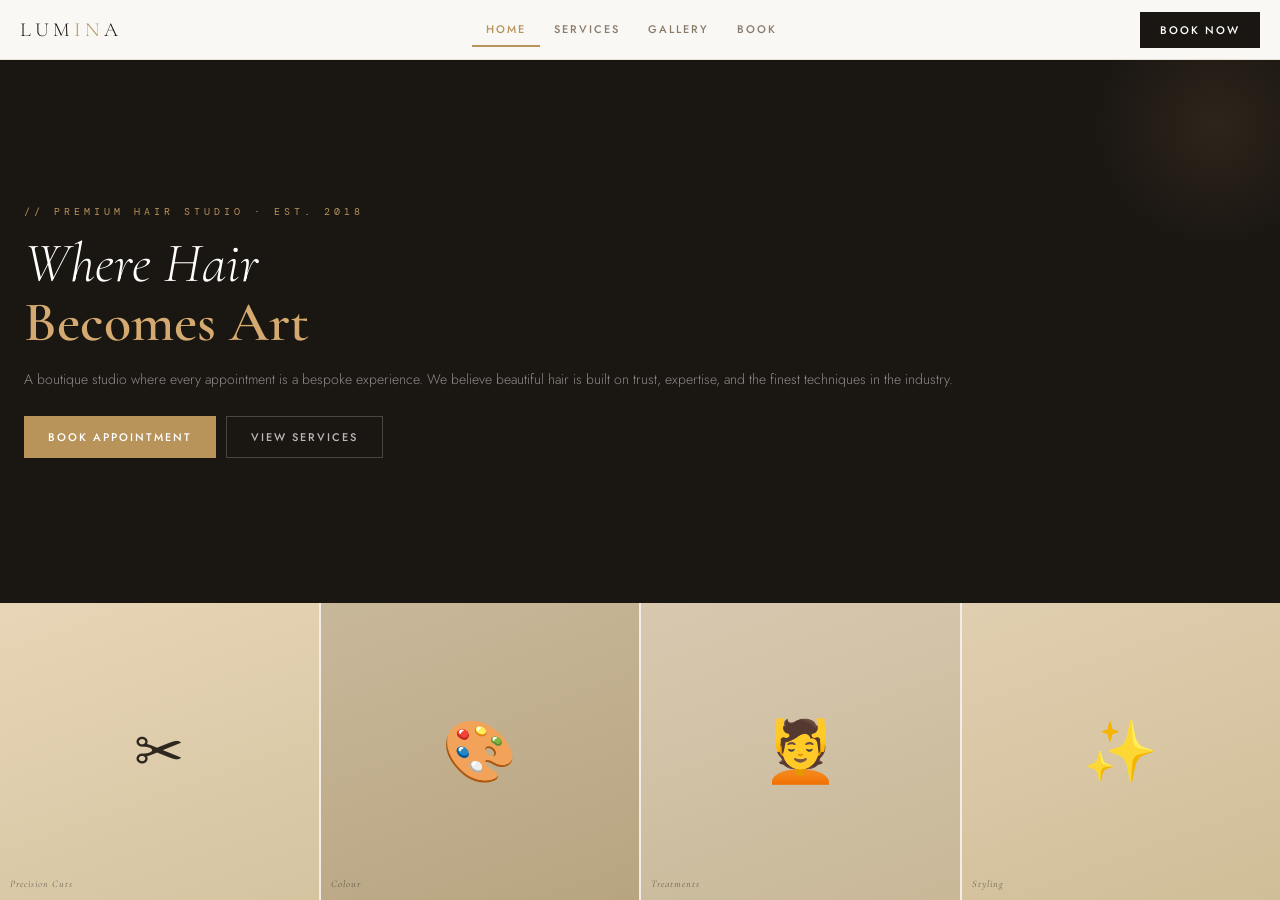
<file: portfolio2/sites/salon.html>
<!DOCTYPE html>
<html lang="en">
<head>
<meta charset="UTF-8">
<meta name="viewport" content="width=device-width, initial-scale=1.0">
<title>Lumina — Premium Hair Studio</title>
<link href="https://fonts.googleapis.com/css2?family=Cormorant+Garamond:ital,wght@0,300;0,400;0,600;1,300;1,400&family=Jost:wght@300;400;500;600&family=DM+Mono:wght@300;400&display=swap" rel="stylesheet">
<style>
*,*::before,*::after{box-sizing:border-box;margin:0;padding:0}
:root{
  --bg:#faf8f5;--surface:#f2ede6;--dark:#1a1612;--dark2:#2d2720;
  --gold:#b8935a;--gold2:#d4aa70;--gold-light:#f0d9b5;
  --text:#2d2720;--muted:#8a7a6a;--light:#e8e0d5;
  --ff-head:'Cormorant Garamond',serif;
  --ff-body:'Jost',sans-serif;
  --ff-mono:'DM Mono',monospace;
}
html,body{height:100%;overflow:hidden;background:var(--bg);color:var(--text);font-family:var(--ff-body)}
a{color:inherit;text-decoration:none}
button{border:none;font-family:inherit;cursor:pointer}

/* NAV */
.site-nav{
  position:fixed;top:0;left:0;right:0;z-index:100;
  display:flex;align-items:center;justify-content:space-between;
  padding:0 20px;height:60px;
  background:rgba(250,248,245,0.97);
  border-bottom:1px solid var(--light);
  backdrop-filter:blur(10px);
}
.nav-logo{
  font-family:var(--ff-head);font-size:20px;font-weight:300;
  letter-spacing:4px;color:var(--dark);
  text-transform:uppercase;
}
.nav-logo span{color:var(--gold)}
.nav-tabs{display:flex;gap:0;overflow-x:auto}
.nav-tab{
  padding:8px 14px;font-family:var(--ff-body);font-size:11px;
  font-weight:500;letter-spacing:2px;text-transform:uppercase;
  color:var(--muted);background:none;border:none;
  border-bottom:2px solid transparent;
  transition:all 0.3s;cursor:pointer;white-space:nowrap
}
.nav-tab:hover{color:var(--text)}
.nav-tab.active{color:var(--gold);border-bottom-color:var(--gold)}
.nav-cta{
  padding:10px 20px;background:var(--dark);color:#fff;
  font-family:var(--ff-body);font-size:11px;font-weight:500;
  letter-spacing:2px;text-transform:uppercase;
  transition:all 0.3s;
}
.nav-cta:hover{background:var(--gold)}

/* PAGES */
.page{
  position:absolute;top:60px;left:0;right:0;bottom:0;
  overflow-y:auto;
  opacity:0;pointer-events:none;transition:opacity 0.4s;
}
.page.active{opacity:1;pointer-events:all}
.page::-webkit-scrollbar{width:3px}
.page::-webkit-scrollbar-track{background:var(--bg)}
.page::-webkit-scrollbar-thumb{background:var(--gold)}

/* ========== HOME ========== */
.home-hero{
  height:calc(100vh - 60px);
  display:grid;grid-template-columns:1fr;
  overflow:hidden;
}
.hero-left{
  padding:40px 24px;
  display:flex;flex-direction:column;justify-content:center;
  background:var(--dark);
  position:relative;overflow:hidden;
}
.hero-left::before{
  content:'';position:absolute;top:-60px;right:-60px;
  width:250px;height:250px;border-radius:50%;
  background:radial-gradient(circle,rgba(184,147,90,0.12),transparent 70%);
}
.hero-eyebrow{
  font-family:var(--ff-mono);font-size:10px;letter-spacing:4px;
  color:var(--gold);text-transform:uppercase;margin-bottom:16px;
}
.hero-title{
  font-family:var(--ff-head);font-size:clamp(36px,5vw,56px);
  font-weight:300;font-style:italic;
  color:#fff;line-height:1.05;margin-bottom:16px;
}
.hero-title strong{font-weight:600;font-style:normal;color:var(--gold2)}
.hero-desc{
  color:rgba(255,255,255,0.5);font-size:14px;font-weight:300;
  line-height:1.7;margin-bottom:24px;max-width:100%;
}
.hero-btns{display:flex;gap:10px;flex-wrap:wrap}
.btn-gold{
  padding:12px 24px;background:var(--gold);color:#fff;
  font-size:11px;font-weight:500;letter-spacing:2px;text-transform:uppercase;
  transition:all 0.3s;border:none;cursor:pointer;
}
.btn-gold:hover{background:var(--gold2);box-shadow:0 6px 20px rgba(184,147,90,0.3)}
.btn-light{
  padding:12px 24px;background:transparent;color:rgba(255,255,255,0.7);
  font-size:11px;font-weight:500;letter-spacing:2px;text-transform:uppercase;
  border:1px solid rgba(255,255,255,0.2);transition:all 0.3s;cursor:pointer;
}
.btn-light:hover{border-color:rgba(255,255,255,0.6);color:#fff}
.hero-right{
  background:var(--surface);
  display:grid;grid-template-columns:1fr 1fr 1fr 1fr;
  gap:2px;
}
.gallery-tile{
  background:var(--light);
  display:flex;align-items:center;justify-content:center;
  font-size:28px;position:relative;overflow:hidden;
  transition:0.4s;min-height:80px;
}
.gallery-tile:hover{transform:scale(1.02)}
.gt-1{background:linear-gradient(160deg,#e8d5b7,#d4c4a0)}
.gt-2{background:linear-gradient(160deg,#c8b89a,#b8a480)}
.gt-3{background:linear-gradient(160deg,#d8c8b0,#c8b898)}
.gt-4{background:linear-gradient(160deg,#e0ceb0,#d0be98)}
.gt-label{
  position:absolute;bottom:10px;left:10px;
  font-family:var(--ff-head);font-size:10px;font-style:italic;
  color:rgba(45,39,32,0.6);letter-spacing:1px;
}

/* Stats strip */
.stats-strip{
  display:grid;grid-template-columns:repeat(2,1fr);
  background:var(--dark2);padding:24px 20px;gap:20px;
}
.stat-item{text-align:center}
.stat-num{
  font-family:var(--ff-head);font-size:32px;font-weight:300;
  color:var(--gold);font-style:italic;
}
.stat-label{
  font-family:var(--ff-mono);font-size:10px;letter-spacing:2px;
  color:rgba(255,255,255,0.4);text-transform:uppercase;margin-top:4px;
}

/* ========== SERVICES ========== */
.services-page{padding:30px 20px}
.page-head{margin-bottom:40px}
.page-eyebrow{
  font-family:var(--ff-mono);font-size:10px;letter-spacing:4px;
  color:var(--gold);text-transform:uppercase;margin-bottom:10px;
}
.page-title{
  font-family:var(--ff-head);font-size:clamp(32px,4vw,48px);
  font-weight:300;font-style:italic;color:var(--dark);line-height:1.1;
}
.services-grid{
  display:grid;grid-template-columns:repeat(auto-fit,minmax(260px,1fr));gap:2px;
  margin-bottom:40px;
}
.service-card{
  padding:24px;background:var(--surface);
  border:1px solid transparent;
  transition:all 0.3s;
}
.service-card:hover{background:var(--bg);border-color:var(--gold-light);box-shadow:0 6px 20px rgba(184,147,90,0.1)}
.sc-icon{font-size:24px;margin-bottom:14px}
.sc-name{
  font-family:var(--ff-head);font-size:18px;font-weight:400;
  font-style:italic;color:var(--dark);margin-bottom:6px;
}
.sc-desc{color:var(--muted);font-size:14px;line-height:1.6;margin-bottom:14px}
.sc-price{
  font-family:var(--ff-head);font-size:22px;font-weight:300;
  color:var(--gold);
}
.sc-price span{font-family:var(--ff-mono);font-size:11px;color:var(--muted);letter-spacing:1px}

.pricing-note{
  padding:20px;background:var(--dark);color:rgba(255,255,255,0.5);
  font-size:13px;line-height:1.7;font-weight:300;
  border-left:3px solid var(--gold);
}

/* ========== GALLERY ========== */
.gallery-page{padding:30px 20px}
.gallery-grid{
  display:grid;grid-template-columns:repeat(2,1fr);
  grid-template-rows:auto;gap:6px;margin-top:30px;
}
.gallery-item{
  background:var(--surface);overflow:hidden;
  aspect-ratio:1;display:flex;align-items:center;justify-content:center;
  font-size:32px;position:relative;
  transition:0.4s;cursor:pointer;
}
.gallery-item:hover{transform:scale(0.98);filter:brightness(1.1)}
.gallery-item:nth-child(1){grid-column:span 2}
.gallery-item::after{
  content:attr(data-label);
  position:absolute;bottom:0;left:0;right:0;
  padding:12px;
  background:linear-gradient(transparent,rgba(45,39,32,0.7));
  font-family:var(--ff-head);font-size:12px;font-style:italic;
  color:#fff;letter-spacing:1px;
  opacity:0;transition:0.3s;
}
.gallery-item:hover::after{opacity:1}
.gi-1{background:linear-gradient(135deg,#e0ccaa,#c8b490)}
.gi-2{background:linear-gradient(135deg,#d0bca0,#b8a488)}
.gi-3{background:linear-gradient(135deg,#c8b898,#b0a080)}
.gi-4{background:linear-gradient(135deg,#daccb0,#cab898)}
.gi-5{background:linear-gradient(135deg,#e8d8bc,#d0c0a0)}
.gi-6{background:linear-gradient(135deg,#c0b090,#a89878)}
.gi-7{background:linear-gradient(135deg,#d8c8a8,#c0b090)}

/* ========== BOOK ========== */
.book-page{padding:30px 20px;display:grid;grid-template-columns:1fr;gap:40px;align-items:start}
.book-left h2{
  font-family:var(--ff-head);font-size:clamp(28px,3.5vw,40px);
  font-weight:300;font-style:italic;color:var(--dark);margin-bottom:12px;line-height:1.1;
}
.book-left p{color:var(--muted);font-size:14px;line-height:1.7;margin-bottom:20px;font-weight:300}
.book-info{margin-top:30px}
.book-info-item{
  display:flex;align-items:flex-start;gap:12px;
  margin-bottom:14px;padding-bottom:14px;
  border-bottom:1px solid var(--light);
}
.bii-icon{font-size:18px;width:30px;flex-shrink:0}
.bii-label{font-family:var(--ff-mono);font-size:10px;letter-spacing:2px;color:var(--gold);text-transform:uppercase;margin-bottom:4px}
.bii-val{font-size:14px;color:var(--text);font-weight:300}

/* Form */
.booking-form{background:var(--dark);padding:24px;color:#fff}
.form-title{
  font-family:var(--ff-head);font-size:22px;font-weight:300;
  font-style:italic;color:var(--gold);margin-bottom:20px;
}
.form-row{margin-bottom:14px}
.form-label{
  display:block;font-family:var(--ff-mono);font-size:10px;
  letter-spacing:2px;color:rgba(255,255,255,0.4);
  text-transform:uppercase;margin-bottom:6px;
}
.form-input,.form-select{
  width:100%;padding:10px 12px;
  background:rgba(255,255,255,0.06);border:1px solid rgba(255,255,255,0.12);
  color:#fff;font-family:var(--ff-body);font-size:14px;font-weight:300;
  outline:none;transition:border-color 0.3s;
}
.form-input:focus,.form-select:focus{border-color:var(--gold)}
.form-select{appearance:none;cursor:pointer}
.form-select option{background:#1a1612;color:#fff}
.form-two{display:grid;grid-template-columns:1fr 1fr;gap:10px}
.form-submit{
  width:100%;padding:14px;
  background:var(--gold);color:#fff;
  font-family:var(--ff-body);font-size:12px;font-weight:500;
  letter-spacing:2px;text-transform:uppercase;
  border:none;cursor:pointer;transition:all 0.3s;margin-top:6px;
}
.form-submit:hover{background:var(--gold2);box-shadow:0 6px 20px rgba(184,147,90,0.3)}
.form-submit.submitted{background:#4caf50}
</style>
</head>
<body>

<nav class="site-nav">
  <span class="nav-logo">LUM<span>IN</span>A</span>
  <div class="nav-tabs">
    <button class="nav-tab active" onclick="showPage('home',this)">Home</button>
    <button class="nav-tab" onclick="showPage('services',this)">Services</button>
    <button class="nav-tab" onclick="showPage('gallery',this)">Gallery</button>
    <button class="nav-tab" onclick="showPage('book',this)">Book</button>
  </div>
  <button class="nav-cta" onclick="showPage('book',document.querySelectorAll('.nav-tab')[3])">Book Now</button>
</nav>

<!-- HOME -->
<div class="page active" id="page-home">
  <div class="home-hero">
    <div class="hero-left">
      <p class="hero-eyebrow">// Premium Hair Studio · Est. 2018</p>
      <h1 class="hero-title">Where Hair<br><strong>Becomes Art</strong></h1>
      <p class="hero-desc">A boutique studio where every appointment is a bespoke experience. We believe beautiful hair is built on trust, expertise, and the finest techniques in the industry.</p>
      <div class="hero-btns">
        <button class="btn-gold" onclick="showPage('book',document.querySelectorAll('.nav-tab')[3])">Book Appointment</button>
        <button class="btn-light" onclick="showPage('services',document.querySelectorAll('.nav-tab')[1])">View Services</button>
      </div>
    </div>
    <div class="hero-right">
      <div class="gallery-tile gt-1"><span style="font-size:60px">✂</span><div class="gt-label">Precision Cuts</div></div>
      <div class="gallery-tile gt-2"><span style="font-size:60px">🎨</span><div class="gt-label">Colour</div></div>
      <div class="gallery-tile gt-3"><span style="font-size:60px">💆</span><div class="gt-label">Treatments</div></div>
      <div class="gallery-tile gt-4"><span style="font-size:60px">✨</span><div class="gt-label">Styling</div></div>
    </div>
  </div>
  <div class="stats-strip">
    <div class="stat-item"><div class="stat-num">8+</div><div class="stat-label">Years in Business</div></div>
    <div class="stat-item"><div class="stat-num">2.4K</div><div class="stat-label">Happy Clients</div></div>
    <div class="stat-item"><div class="stat-num">12</div><div class="stat-label">Expert Stylists</div></div>
    <div class="stat-item"><div class="stat-num">★ 4.9</div><div class="stat-label">Average Rating</div></div>
  </div>
</div>

<!-- SERVICES -->
<div class="page" id="page-services">
  <div class="services-page">
    <div class="page-head">
      <p class="page-eyebrow">// What We Offer</p>
      <h1 class="page-title">Our Services</h1>
    </div>
    <div class="services-grid">
      ${[
        ['✂','Precision Cut','A fully customised cut tailored to your face shape, lifestyle, and hair texture. Includes consultation, wash, and blow-dry.','From £65','<span>/ 60 min</span>'],
        ['🎨','Colour & Highlights','From balayage to full colour, our colourists use premium organic dyes to achieve rich, long-lasting results.','From £95','<span>/ 90 min</span>'],
        ['💆','Scalp Treatment','Deeply nourishing treatments that restore your hair from root to tip. Perfect for dry, damaged, or over-processed hair.','From £45','<span>/ 45 min</span>'],
        ['💫','Bridal Styling','A once-in-a-lifetime day deserves once-in-a-lifetime hair. Includes full trial, morning prep, and on-site styling.','From £250','<span>/ Full Day</span>'],
        ['🌿','Keratin Smoothing','A salon-grade smoothing treatment that eliminates frizz and adds a brilliant shine that lasts up to 4 months.','From £150','<span>/ 2 hrs</span>'],
        ['✨','Blowout & Style','The perfect finish for any occasion. Volume, waves, sleek — your hair, exactly how you want it.','From £35','<span>/ 45 min</span>'],
      ].map(([i,n,d,p,s])=>`
      <div class="service-card">
        <div class="sc-icon">${i}</div>
        <div class="sc-name">${n}</div>
        <p class="sc-desc">${d}</p>
        <div class="sc-price">${p} ${s}</div>
      </div>`).join('')}
    </div>
    <div class="pricing-note">
      All prices listed are starting prices. Final pricing is confirmed during your consultation and may vary based on hair length, density, and technique complexity. We believe in full transparency — no surprise charges, ever.
    </div>
  </div>
</div>

<!-- GALLERY -->
<div class="page" id="page-gallery">
  <div class="gallery-page">
    <div class="page-head">
      <p class="page-eyebrow">// Our Work</p>
      <h1 class="page-title">Portfolio</h1>
    </div>
    <div class="gallery-grid">
      <div class="gallery-item gi-1" data-label="Balayage Transformation" style="font-size:80px">✂</div>
      <div class="gallery-item gi-2" data-label="Copper Highlights" style="font-size:50px">🎨</div>
      <div class="gallery-item gi-3" data-label="Precision Bob" style="font-size:50px">💇</div>
      <div class="gallery-item gi-4" data-label="Bridal Updo" style="font-size:50px">💍</div>
      <div class="gallery-item gi-5" data-label="Platinum Blonde" style="font-size:50px">✨</div>
      <div class="gallery-item gi-6" data-label="Sleek Blowout" style="font-size:50px">💆</div>
      <div class="gallery-item gi-7" data-label="Natural Curl Enhancement" style="font-size:50px">🌿</div>
    </div>
  </div>
</div>

<!-- BOOK -->
<div class="page" id="page-book">
  <div class="book-page">
    <div class="book-left">
      <h2>Book Your<br>Appointment</h2>
      <p>Every great look starts with a conversation. Fill in the form and one of our team will confirm your booking within 24 hours.</p>
      <div class="book-info">
        <div class="book-info-item">
          <div class="bii-icon">📍</div>
          <div><div class="bii-label">Location</div><div class="bii-val">42 Marylebone Lane, London W1U 2NR</div></div>
        </div>
        <div class="book-info-item">
          <div class="bii-icon">🕐</div>
          <div><div class="bii-label">Hours</div><div class="bii-val">Mon–Sat: 9am–7pm · Sun: 10am–5pm</div></div>
        </div>
        <div class="book-info-item">
          <div class="bii-icon">📞</div>
          <div><div class="bii-label">Phone</div><div class="bii-val">+44 20 7123 4567</div></div>
        </div>
        <div class="book-info-item" style="border:none">
          <div class="bii-icon">✉</div>
          <div><div class="bii-label">Email</div><div class="bii-val">hello@lumina-studio.co.uk</div></div>
        </div>
      </div>
    </div>
    <div class="booking-form">
      <div class="form-title">Request a Booking</div>
      <div class="form-two">
        <div class="form-row"><label class="form-label">First Name</label><input class="form-input" type="text" placeholder="Jane"></div>
        <div class="form-row"><label class="form-label">Last Name</label><input class="form-input" type="text" placeholder="Smith"></div>
      </div>
      <div class="form-row"><label class="form-label">Email</label><input class="form-input" type="email" placeholder="jane@example.com"></div>
      <div class="form-row"><label class="form-label">Service</label>
        <select class="form-select">
          <option value="">Select a service</option>
          <option>Precision Cut — from £65</option>
          <option>Colour & Highlights — from £95</option>
          <option>Scalp Treatment — from £45</option>
          <option>Bridal Styling — from £250</option>
          <option>Keratin Smoothing — from £150</option>
          <option>Blowout & Style — from £35</option>
        </select>
      </div>
      <div class="form-two">
        <div class="form-row"><label class="form-label">Preferred Date</label><input class="form-input" type="date"></div>
        <div class="form-row"><label class="form-label">Preferred Time</label>
          <select class="form-select">
            <option>9:00 AM</option><option>10:00 AM</option><option>11:00 AM</option>
            <option>12:00 PM</option><option>2:00 PM</option><option>3:00 PM</option><option>5:00 PM</option>
          </select>
        </div>
      </div>
      <div class="form-row"><label class="form-label">Notes (optional)</label><input class="form-input" placeholder="Any allergies, inspirations, or questions?"></div>
      <button class="form-submit" id="bookSubmit" onclick="submitBook()">Request Appointment</button>
    </div>
  </div>
</div>

<script>
function showPage(id, tab) {
  document.querySelectorAll('.page').forEach(p => p.classList.remove('active'));
  document.querySelectorAll('.nav-tab').forEach(t => t.classList.remove('active'));
  document.getElementById('page-' + id).classList.add('active');
  if (tab) tab.classList.add('active');
}
function submitBook() {
  const btn = document.getElementById('bookSubmit');
  btn.textContent = '✓ Request Sent — We\'ll Be in Touch!';
  btn.classList.add('submitted');
  btn.disabled = true;
}
</script>
</body>
</html>
</file>
<file: style.css>
/* ================================================================
   TRUWTY PORTFOLIO v2 — style.css
   ================================================================ */
:root {
  --bg:#020208; --bg2:#05050f; --bg3:#080816;
  --primary:#00ffcc; --secondary:#ff0066; --tertiary:#8833ff;
  --text:#dcdcf0; --muted:#5a5a7a; --border:rgba(0,255,204,0.12);
  --card-bg:rgba(8,8,22,0.75); --glass:rgba(255,255,255,0.03);
  --glow-p:0 0 40px rgba(0,255,204,0.25);
  --glow-s:0 0 40px rgba(255,0,102,0.25);
  --glow-t:0 0 40px rgba(136,51,255,0.25);
  --ff-display:'Orbitron',monospace;
  --ff-code:'JetBrains Mono',monospace;
  --ff-body:'Rajdhani',sans-serif;
  --ease:cubic-bezier(0.22,1,0.36,1);
  --ease-back:cubic-bezier(0.34,1.56,0.64,1);
}
*,*::before,*::after{box-sizing:border-box;margin:0;padding:0}
html{scroll-behavior:smooth}
body{background:var(--bg);color:var(--text);font-family:var(--ff-body);font-size:17px;line-height:1.65;overflow-x:hidden;cursor:none}
a{text-decoration:none;color:inherit}
button{border:none;background:none;cursor:none;font-family:inherit}
img{max-width:100%;display:block}
canvas{display:block}
::-webkit-scrollbar{width:5px}
::-webkit-scrollbar-track{background:var(--bg)}
::-webkit-scrollbar-thumb{background:var(--primary);border-radius:99px}

/* CURSOR */
.cursor-dot{position:fixed;top:0;left:0;z-index:9999;width:8px;height:8px;border-radius:50%;background:var(--primary);pointer-events:none;transform:translate(-50%,-50%);box-shadow:0 0 10px var(--primary),0 0 20px rgba(0,255,204,0.5)}
.cursor-ring{position:fixed;top:0;left:0;z-index:9998;width:36px;height:36px;border-radius:50%;border:1.5px solid rgba(0,255,204,0.6);pointer-events:none;transform:translate(-50%,-50%);transition:width 0.3s var(--ease),height 0.3s var(--ease),border-color 0.3s}
.cursor-ring.hovered{width:56px;height:56px;border-color:var(--secondary);box-shadow:0 0 20px rgba(255,0,102,0.3)}

/* LOADER */
.loader{position:fixed;inset:0;z-index:9000;background:var(--bg);display:flex;align-items:center;justify-content:center;transition:opacity 0.6s var(--ease),visibility 0.6s}
.loader.hidden{opacity:0;visibility:hidden}
.loader-inner{text-align:center;display:flex;flex-direction:column;align-items:center;gap:20px}
.loader-hex{width:90px;height:90px;background:linear-gradient(135deg,rgba(0,255,204,0.15),rgba(136,51,255,0.15));border:1.5px solid var(--primary);clip-path:polygon(50% 0%,93% 25%,93% 75%,50% 100%,7% 75%,7% 25%);display:flex;align-items:center;justify-content:center;animation:hexPulse 2s ease-in-out infinite;box-shadow:var(--glow-p)}
.loader-initials{font-family:var(--ff-display);font-size:22px;font-weight:900;color:var(--primary);letter-spacing:2px}
@keyframes hexPulse{0%,100%{box-shadow:var(--glow-p)}50%{box-shadow:0 0 60px rgba(0,255,204,0.5)}}
.loader-name{font-family:var(--ff-display);font-size:28px;font-weight:900;letter-spacing:8px;color:var(--text)}
.loader-progress{display:flex;align-items:center;gap:10px;font-family:var(--ff-code);font-size:13px;color:var(--primary)}
.loader-track{width:200px;height:3px;background:rgba(0,255,204,0.1);border-radius:99px;overflow:hidden}
.loader-fill{height:100%;width:0%;background:var(--primary);border-radius:99px;transition:width 0.1s linear;box-shadow:0 0 10px var(--primary)}
.loader-status{font-family:var(--ff-code);font-size:12px;color:var(--muted)}

/* NAV */
.nav-wrap{position:fixed;top:0;left:0;right:0;z-index:1000;transition:background 0.4s,box-shadow 0.4s;padding:0 40px}
.nav-wrap.scrolled{background:rgba(2,2,8,0.9);backdrop-filter:blur(20px);box-shadow:0 1px 0 rgba(0,255,204,0.08)}
.nav{max-width:1280px;margin:0 auto;display:flex;align-items:center;justify-content:space-between;height:72px}
.nav-logo{font-family:var(--ff-display);font-size:18px;font-weight:700;color:var(--text);letter-spacing:2px;transition:color 0.3s}
.nav-logo:hover{color:var(--primary)}
.logo-bracket{color:var(--primary)}
.nav-links{display:flex;align-items:center;gap:30px;list-style:none}
.nav-link{font-family:var(--ff-display);font-size:11px;font-weight:600;letter-spacing:2px;color:var(--muted);text-transform:uppercase;transition:color 0.3s;position:relative}
.nav-link::after{content:'';position:absolute;bottom:-4px;left:0;right:100%;height:1px;background:var(--primary);transition:right 0.3s var(--ease)}
.nav-link:hover{color:var(--primary)}
.nav-link:hover::after{right:0}
.nav-cta{padding:8px 20px;border:1px solid rgba(0,255,204,0.3);border-radius:4px;color:var(--primary)!important}
.nav-cta:hover{background:rgba(0,255,204,0.08);box-shadow:var(--glow-p)}
.nav-cta::after{display:none!important}
.hamburger{display:none;flex-direction:column;gap:5px;padding:10px;margin-right:-10px}
.hamburger span{display:block;width:26px;height:2px;background:var(--text);border-radius:2px;transition:0.3s}
.hamburger.open span:nth-child(1){transform:rotate(45deg) translate(5px,5px)}
.hamburger.open span:nth-child(2){opacity:0}
.hamburger.open span:nth-child(3){transform:rotate(-45deg) translate(5px,-5px)}

/* MOBILE NAV IMPROVEMENTS */
@media(max-width:768px){
  .nav-links{position:fixed;top:72px;left:0;right:0;flex-direction:column;gap:0;background:rgba(2,2,8,0.98);backdrop-filter:blur(20px);padding:20px;border-bottom:1px solid rgba(0,255,204,0.08);transform:translateY(-100%);opacity:0;transition:transform 0.4s var(--ease),opacity 0.4s;pointer-events:none;z-index:999}
  .nav-links.open{transform:translateY(0);opacity:1;pointer-events:all}
  .nav-links li{padding:0;border-bottom:1px solid rgba(255,255,255,0.03)}
  .nav-link{display:block;padding:16px 0;font-size:14px}
  .nav-cta{display:inline-block;margin:16px 0;padding:14px 24px;text-align:center}
  .hamburger{display:flex}
}

/* LAYOUT */
.section-wrap{max-width:1240px;margin:0 auto;padding:120px 40px}
.section-header{margin-bottom:70px}
.section-tag{font-family:var(--ff-code);font-size:13px;color:var(--primary);letter-spacing:2px;display:block;margin-bottom:16px}
.section-title{font-family:var(--ff-display);font-size:clamp(32px,4vw,52px);font-weight:900;color:var(--text);letter-spacing:-1px;line-height:1.1}
.section-sub{margin-top:12px;font-size:17px;color:var(--muted)}
.hl{color:var(--primary);font-style:normal}

/* REVEAL */
.reveal-up,.reveal-left,.reveal-right{opacity:0;transition:opacity 0.8s var(--ease),transform 0.8s var(--ease);transition-delay:var(--d,0s)}
.reveal-up{transform:translateY(40px)}
.reveal-left{transform:translateX(-40px)}
.reveal-right{transform:translateX(40px)}
.revealed{opacity:1!important;transform:none!important}

/* BUTTONS */
.btn{display:inline-flex;align-items:center;gap:8px;font-family:var(--ff-display);font-size:12px;font-weight:700;letter-spacing:2px;text-transform:uppercase;padding:16px 32px;border-radius:4px;transition:all 0.3s var(--ease);min-height:48px;touch-action:manipulation}
.btn:active{transform:scale(0.98)}
.btn-primary{background:var(--primary);color:#000;box-shadow:0 0 30px rgba(0,255,204,0.3)}
.btn-primary:hover{background:#fff;box-shadow:0 0 50px rgba(0,255,204,0.5);transform:translateY(-2px)}
.btn-arr{transition:transform 0.3s}
.btn-primary:hover .btn-arr{transform:translateX(4px)}
.btn-ghost{border:1px solid rgba(0,255,204,0.3);color:var(--primary)}
.btn-ghost:hover{background:rgba(0,255,204,0.07);border-color:var(--primary);box-shadow:var(--glow-p);transform:translateY(-2px)}

/* TOUCH DEVICE OPTIMIZATIONS */
@media(hover:none){
  .btn:hover{transform:none}
  .btn:active{transform:scale(0.98);background:var(--primary);color:#000}
  .btn-primary:active{background:#fff}
  .project-card:hover,.showcase-card:hover,.skill-card:hover{transform:none}
  .contact-card:hover{transform:none}
}

/* HERO */
.hero{position:relative;height:100vh;min-height:700px;display:flex;align-items:center;justify-content:center;overflow:hidden}
#heroCanvas{position:absolute;inset:0;width:100%;height:100%;z-index:0}
.hero-grid-overlay{position:absolute;inset:0;z-index:1;background-image:linear-gradient(rgba(0,255,204,0.03) 1px,transparent 1px),linear-gradient(90deg,rgba(0,255,204,0.03) 1px,transparent 1px);background-size:60px 60px;mask-image:radial-gradient(ellipse at center,transparent 30%,black 100%)}
.hero-content{position:relative;z-index:2;text-align:center;padding:0 40px}
.hero-tag{font-family:var(--ff-code);font-size:12px;color:var(--primary);letter-spacing:4px;margin-bottom:20px;opacity:0;animation:fadeInUp 0.8s var(--ease) 1.2s forwards}
.hero-name{font-family:var(--ff-display);font-size:clamp(64px,12vw,130px);font-weight:900;line-height:0.9;letter-spacing:-4px;color:var(--text);opacity:0;animation:fadeInUp 0.9s var(--ease) 1.4s forwards;text-shadow:0 0 80px rgba(0,255,204,0.15)}
.hero-sub{font-family:var(--ff-code);font-size:16px;color:var(--muted);height:28px;margin:24px 0 40px;opacity:0;animation:fadeInUp 0.8s var(--ease) 1.6s forwards}
.hero-sub .cursor-char{color:var(--primary);animation:blink 1s step-end infinite}
.hero-btns{display:flex;gap:16px;justify-content:center;flex-wrap:wrap;opacity:0;animation:fadeInUp 0.8s var(--ease) 1.8s forwards;margin-bottom:60px}
.hero-stats{display:flex;align-items:center;gap:40px;justify-content:center;opacity:0;animation:fadeInUp 0.8s var(--ease) 2s forwards}
.hstat{text-align:center}
.hstat-num{display:block;font-family:var(--ff-display);font-size:22px;font-weight:900;color:var(--primary)}
.hstat-label{display:block;font-family:var(--ff-code);font-size:11px;color:var(--muted);letter-spacing:1px;margin-top:4px}
.hstat-div{width:1px;height:40px;background:rgba(0,255,204,0.15)}
.scroll-hint{position:absolute;bottom:30px;left:50%;transform:translateX(-50%);z-index:2}
.scroll-dot{width:20px;height:36px;border:1.5px solid rgba(0,255,204,0.3);border-radius:99px;position:relative}
.scroll-dot::after{content:'';position:absolute;top:6px;left:50%;width:4px;height:4px;border-radius:50%;background:var(--primary);transform:translateX(-50%);animation:scrollDot 1.8s ease-in-out infinite}
@keyframes scrollDot{0%,100%{top:6px;opacity:1}70%{top:20px;opacity:0}}

/* ABOUT */
.about{background:var(--bg2)}
.about-grid{display:grid;grid-template-columns:1fr 1fr;gap:70px;align-items:center}
.about-lead{font-family:var(--ff-display);font-size:26px;font-weight:700;color:var(--text);margin-bottom:24px;line-height:1.3}
.about-text p{color:var(--muted);font-size:17px;margin-bottom:20px;line-height:1.75}
.about-chips{display:flex;flex-wrap:wrap;gap:10px;margin-top:28px}
.chip{padding:6px 16px;border:1px solid rgba(0,255,204,0.2);border-radius:99px;font-family:var(--ff-code);font-size:12px;color:var(--primary);letter-spacing:1px;background:rgba(0,255,204,0.04);transition:0.3s}
.chip:hover{background:rgba(0,255,204,0.1);border-color:var(--primary)}
.about-code-card{position:relative;border-radius:12px;background:var(--card-bg);backdrop-filter:blur(10px);border:1px solid rgba(0,255,204,0.1);overflow:hidden;transition:0.4s}
.about-code-card:hover{border-color:rgba(0,255,204,0.3);box-shadow:var(--glow-p)}
.code-card-glow{position:absolute;top:-60px;right:-60px;width:200px;height:200px;border-radius:50%;background:radial-gradient(circle,rgba(0,255,204,0.08),transparent 70%);pointer-events:none}
.code-header{display:flex;align-items:center;gap:8px;padding:12px 18px;border-bottom:1px solid rgba(0,255,204,0.08);background:rgba(0,0,0,0.3)}
.dot{width:12px;height:12px;border-radius:50%}
.dot.red{background:#ff5f56}.dot.yellow{background:#ffbd2e}.dot.green{background:#27c93f}
.code-fname{font-family:var(--ff-code);font-size:12px;color:var(--muted);margin-left:8px}
.code-body{padding:24px 20px;font-family:var(--ff-code);font-size:14px;line-height:1.9;white-space:pre;overflow-x:auto}
.j-brace{color:var(--primary)}.j-key{color:#ff9966}.j-str{color:#99ff88}.j-num{color:#ffcc44}.j-bool{color:var(--tertiary)}

/* SKILLS */
.skills-section{background:var(--bg)}
.skills-grid{display:grid;grid-template-columns:repeat(2,1fr);gap:28px;margin-bottom:50px}
.skill-card{background:var(--card-bg);border:1px solid rgba(255,255,255,0.06);border-radius:16px;padding:32px;position:relative;overflow:hidden;transition:border-color 0.4s,box-shadow 0.4s,transform 0.3s var(--ease)}
.skill-card::before{content:'';position:absolute;top:0;left:0;right:0;height:2px;background:linear-gradient(90deg,transparent,var(--c,var(--primary)),transparent);opacity:0;transition:opacity 0.4s}
.skill-card:hover{transform:translateY(-6px)}
.skill-card:hover::before{opacity:1}
.skill-card:nth-child(1){--c:var(--primary)}.skill-card:nth-child(2){--c:var(--secondary)}.skill-card:nth-child(3){--c:var(--tertiary)}
.skill-card:nth-child(1):hover{border-color:rgba(0,255,204,0.25);box-shadow:var(--glow-p)}
.skill-card:nth-child(2):hover{border-color:rgba(255,0,102,0.25);box-shadow:var(--glow-s)}
.skill-card:nth-child(3):hover{border-color:rgba(136,51,255,0.25);box-shadow:var(--glow-t)}
.skill-card-inner{display:flex;align-items:center;gap:16px;margin-bottom:20px}
.skill-icon-wrap{width:56px;height:56px;border-radius:12px;flex-shrink:0;display:flex;align-items:center;justify-content:center}
.primary-glow{background:rgba(0,255,204,0.1);border:1px solid rgba(0,255,204,0.2)}
.secondary-glow{background:rgba(255,0,102,0.1);border:1px solid rgba(255,0,102,0.2)}
.tertiary-glow{background:rgba(136,51,255,0.1);border:1px solid rgba(136,51,255,0.2)}
.skill-icon-txt{font-family:var(--ff-display);font-size:14px;font-weight:900;color:var(--primary);letter-spacing:1px}
.skill-name{font-family:var(--ff-display);font-size:18px;font-weight:700;color:var(--text);margin-bottom:4px}
.skill-level{font-family:var(--ff-code);font-size:11px;letter-spacing:2px}
.skill-level.primary{color:var(--primary)}.skill-level.secondary{color:var(--secondary)}.skill-level.tertiary{color:var(--tertiary)}
.skill-desc{color:var(--muted);font-size:15px;margin-bottom:22px;line-height:1.6}
.skill-bar-wrap{display:flex;align-items:center;gap:12px;margin-bottom:20px}
.skill-bar{flex:1;height:4px;background:rgba(255,255,255,0.06);border-radius:99px;overflow:hidden}
.skill-fill{height:100%;width:0%;border-radius:99px;transition:width 1.4s cubic-bezier(0.22,1,0.36,1)}
.primary-fill{background:linear-gradient(90deg,rgba(0,255,204,0.5),var(--primary));box-shadow:0 0 8px var(--primary)}
.secondary-fill{background:linear-gradient(90deg,rgba(255,0,102,0.5),var(--secondary));box-shadow:0 0 8px var(--secondary)}
.tertiary-fill{background:linear-gradient(90deg,rgba(136,51,255,0.5),var(--tertiary));box-shadow:0 0 8px var(--tertiary)}
.skill-pct{font-family:var(--ff-code);font-size:12px;color:var(--muted);width:32px;flex-shrink:0}
.skill-chips{display:flex;flex-wrap:wrap;gap:6px}
.skill-chips span{padding:3px 10px;border-radius:4px;font-family:var(--ff-code);font-size:11px;background:rgba(255,255,255,0.04);border:1px solid rgba(255,255,255,0.07);color:var(--muted);letter-spacing:0.5px}
.also-know{display:flex;align-items:center;flex-wrap:wrap;gap:12px;padding:24px;border-radius:12px;background:var(--glass);border:1px solid rgba(255,255,255,0.05)}
.also-label{font-family:var(--ff-code);font-size:13px;color:var(--muted);margin-right:4px;flex-shrink:0}
.also-chips{display:flex;flex-wrap:wrap;gap:8px}
.also-chips span{padding:5px 14px;border-radius:99px;font-family:var(--ff-code);font-size:12px;border:1px solid rgba(0,255,204,0.15);color:rgba(0,255,204,0.7);background:rgba(0,255,204,0.03);letter-spacing:0.5px;transition:0.3s}
.also-chips span:hover{background:rgba(0,255,204,0.1);color:var(--primary)}

/* PROJECTS (DEMOS) */
.projects{background:var(--bg2)}
.projects-grid{display:grid;grid-template-columns:repeat(3,1fr);gap:28px}
.project-card{background:var(--card-bg);border-radius:16px;border:1px solid rgba(255,255,255,0.06);overflow:hidden;transition:transform 0.4s var(--ease),border-color 0.4s,box-shadow 0.4s}
.project-card:hover{transform:translateY(-8px)}
.project-card:nth-child(1):hover{border-color:rgba(0,255,204,0.3);box-shadow:var(--glow-p)}
.project-card:nth-child(2):hover{border-color:rgba(255,0,102,0.3);box-shadow:var(--glow-s)}
.project-card:nth-child(3):hover{border-color:rgba(136,51,255,0.3);box-shadow:var(--glow-t)}
.proj-preview{height:200px;position:relative;overflow:hidden;display:flex;align-items:center;justify-content:center}
.snake-preview-bg{background:radial-gradient(ellipse at center,rgba(0,255,204,0.08),var(--bg))}
.particles-preview-bg{background:radial-gradient(ellipse at center,rgba(255,0,102,0.08),var(--bg))}
.terminal-preview-bg{background:radial-gradient(ellipse at center,rgba(136,51,255,0.08),var(--bg))}
.proj-preview canvas{border-radius:4px}
.proj-overlay{position:absolute;inset:0;background:rgba(2,2,8,0.7);backdrop-filter:blur(4px);display:flex;align-items:center;justify-content:center;opacity:0;transition:opacity 0.3s}
.project-card:hover .proj-overlay{opacity:1}
.proj-play-btn{font-family:var(--ff-display);font-size:13px;font-weight:700;letter-spacing:3px;padding:12px 28px;border-radius:4px;border:1.5px solid var(--primary);color:var(--primary);background:rgba(0,255,204,0.1);cursor:none;transition:all 0.3s}
.proj-play-btn:hover{background:var(--primary);color:#000;box-shadow:var(--glow-p)}
.secondary-btn{border-color:var(--secondary);color:var(--secondary);background:rgba(255,0,102,0.1)}
.secondary-btn:hover{background:var(--secondary);color:#fff;box-shadow:var(--glow-s)}
.tertiary-btn{border-color:var(--tertiary);color:var(--tertiary);background:rgba(136,51,255,0.1)}
.tertiary-btn:hover{background:var(--tertiary);color:#fff;box-shadow:var(--glow-t)}
.term-thumb{padding:16px;width:100%;font-family:var(--ff-code);font-size:13px}
.tt-line{margin-bottom:8px;color:var(--text)}
.tt-prompt{color:var(--tertiary);margin-right:8px}
.tt-out{color:var(--muted);padding-left:20px}
.tt-blink{animation:blink 1s step-end infinite}
.proj-body{padding:24px}
.proj-tags{display:flex;flex-wrap:wrap;gap:6px;margin-bottom:12px}
.pt{padding:3px 10px;border-radius:4px;font-family:var(--ff-code);font-size:11px;background:rgba(255,255,255,0.04);border:1px solid rgba(255,255,255,0.07);color:var(--muted)}
.pt.primary{border-color:rgba(0,255,204,0.2);color:var(--primary);background:rgba(0,255,204,0.05)}
.pt.secondary{border-color:rgba(255,0,102,0.2);color:var(--secondary);background:rgba(255,0,102,0.05)}
.pt.tertiary{border-color:rgba(136,51,255,0.2);color:var(--tertiary);background:rgba(136,51,255,0.05)}
.proj-name{font-family:var(--ff-display);font-size:18px;font-weight:700;color:var(--text);margin-bottom:10px}
.proj-desc{color:var(--muted);font-size:15px;line-height:1.6;margin-bottom:20px}
.proj-btn{display:inline-flex;align-items:center;gap:8px;font-family:var(--ff-display);font-size:11px;font-weight:700;letter-spacing:2px;padding:10px 20px;border-radius:4px;border:1.5px solid rgba(0,255,204,0.3);color:var(--primary);cursor:none;transition:all 0.3s}
.proj-btn:hover{background:rgba(0,255,204,0.1);border-color:var(--primary);box-shadow:var(--glow-p)}
.secondary-proj-btn{border-color:rgba(255,0,102,0.3);color:var(--secondary)}
.secondary-proj-btn:hover{background:rgba(255,0,102,0.1);border-color:var(--secondary);box-shadow:var(--glow-s)}
.tertiary-proj-btn{border-color:rgba(136,51,255,0.3);color:var(--tertiary)}
.tertiary-proj-btn:hover{background:rgba(136,51,255,0.1);border-color:var(--tertiary);box-shadow:var(--glow-t)}

/* ===== SHOWCASE ===== */
.showcase{background:var(--bg)}
.showcase-grid{display:grid;grid-template-columns:repeat(3,1fr);gap:28px}
.showcase-card{background:var(--card-bg);border-radius:16px;border:1px solid rgba(255,255,255,0.06);overflow:hidden;transition:transform 0.4s var(--ease),box-shadow 0.4s,border-color 0.4s;cursor:none}
.showcase-card:hover{transform:translateY(-8px)}
.showcase-card:nth-child(1):hover{border-color:rgba(0,255,204,0.3);box-shadow:var(--glow-p)}
.showcase-card:nth-child(2):hover{border-color:rgba(255,0,102,0.3);box-shadow:var(--glow-s)}
.showcase-card:nth-child(3):hover{border-color:rgba(136,51,255,0.3);box-shadow:var(--glow-t)}

.showcase-preview{height:220px;position:relative;overflow:hidden;display:flex;align-items:center;justify-content:center;padding:20px}
.band-preview{background:linear-gradient(160deg,#1a0a2e,#0d0d1a)}
.salon-preview{background:linear-gradient(160deg,#1a1410,#0e0b08)}
.gym-preview{background:linear-gradient(160deg,#0a0500,#060404)}

/* Mockup browser */
.sp-mockup{width:100%;border-radius:8px;overflow:hidden;border:1px solid rgba(255,255,255,0.1);background:#050505}
.sp-bar{display:flex;gap:6px;align-items:center;padding:8px 12px;background:rgba(255,255,255,0.04);border-bottom:1px solid rgba(255,255,255,0.06)}
.sp-dot{width:8px;height:8px;border-radius:50%;background:rgba(255,255,255,0.15)}
.sp-screen{padding:16px;text-align:center}
.sp-nav-row{display:flex;justify-content:center;gap:16px;margin-top:10px;padding-top:10px;border-top:1px solid rgba(255,255,255,0.06);font-family:var(--ff-code);font-size:9px;letter-spacing:2px;color:rgba(255,255,255,0.3)}

.band-screen{background:#0D0D0D}
.band-logo-preview{font-family:'Oswald',sans-serif;font-size:24px;font-weight:700;letter-spacing:4px;color:#9B4DCA;text-shadow:0 0 20px rgba(155,77,202,0.5)}
.band-tagline{font-family:var(--ff-code);font-size:9px;letter-spacing:3px;color:rgba(155,77,202,0.7);margin-top:4px}

.salon-screen{background:#f5f0e8}
.salon-logo-preview{font-family:'Orbitron',sans-serif;font-size:18px;letter-spacing:5px;color:#1a1612}
.salon-tagline{font-family:var(--ff-code);font-size:9px;letter-spacing:3px;color:#8a7a6a;margin-top:4px}

.gym-screen{background:#080808}
.gym-logo-preview{font-family:'Orbitron',sans-serif;font-size:20px;font-weight:900;letter-spacing:4px;color:#ff5500;text-shadow:0 0 15px rgba(255,85,0,0.5)}
.gym-tagline{font-family:var(--ff-code);font-size:9px;letter-spacing:4px;color:rgba(255,255,255,0.3);margin-top:4px}

.sc-overlay{position:absolute;inset:0;background:rgba(2,2,8,0.75);backdrop-filter:blur(6px);display:flex;flex-direction:column;align-items:center;justify-content:center;gap:10px;opacity:0;transition:0.3s}
.showcase-card:hover .sc-overlay{opacity:1}
.sc-open-btn{font-family:var(--ff-display);font-size:13px;font-weight:700;letter-spacing:2px;padding:12px 28px;border-radius:4px;border:1.5px solid var(--primary);color:var(--primary);background:rgba(0,255,204,0.1);cursor:none;transition:0.3s}
.sc-open-btn:hover{background:var(--primary);color:#000}
.salon-overlay .sc-open-btn,.salon-btn{border-color:#b8935a;color:#b8935a;background:rgba(184,147,90,0.1)}
.salon-overlay .sc-open-btn:hover{background:#b8935a;color:#fff}
.gym-overlay .sc-open-btn,.gym-btn{border-color:#ff5500;color:#ff5500;background:rgba(255,85,0,0.1)}
.gym-overlay .sc-open-btn:hover{background:#ff5500;color:#fff}
.sc-pages-label{font-family:var(--ff-code);font-size:11px;color:rgba(255,255,255,0.4);letter-spacing:2px}

.showcase-body{padding:24px}
.sc-name{font-family:var(--ff-display);font-size:18px;font-weight:700;color:var(--text);margin-bottom:10px;margin-top:8px}
.sc-desc{color:var(--muted);font-size:15px;line-height:1.6;margin-bottom:16px}
.sc-pages{display:flex;flex-wrap:wrap;gap:8px}
.sc-page{padding:4px 12px;border-radius:99px;font-family:var(--ff-code);font-size:11px;background:rgba(255,255,255,0.03);border:1px solid rgba(255,255,255,0.08);color:var(--muted)}

/* ROBLOX */
.roblox{background:var(--bg2)}
.roblox-layout{display:grid;grid-template-columns:1fr 1fr;gap:60px;align-items:start}
.roblox-card{background:var(--card-bg);border:1px solid rgba(0,255,204,0.12);border-radius:20px;padding:36px;position:relative;overflow:hidden;transition:0.4s}
.roblox-card::before{content:'';position:absolute;inset:0;background:radial-gradient(ellipse at top left,rgba(0,255,204,0.05),transparent 60%);pointer-events:none}
.roblox-card:hover{border-color:rgba(0,255,204,0.3);box-shadow:var(--glow-p)}
.roblox-profile-head{display:flex;align-items:center;gap:20px;margin-bottom:28px}
.rbx-avatar{width:72px;height:72px;border-radius:50%;position:relative;flex-shrink:0;display:flex;align-items:center;justify-content:center;background:linear-gradient(135deg,rgba(0,255,204,0.15),rgba(136,51,255,0.15))}
.rbx-ring{position:absolute;inset:-4px;border-radius:50%;border:2px solid transparent;background:linear-gradient(var(--bg3),var(--bg3)) padding-box,linear-gradient(135deg,var(--primary),var(--tertiary)) border-box;animation:ringRotate 4s linear infinite}
@keyframes ringRotate{to{background:linear-gradient(var(--bg3),var(--bg3)) padding-box,linear-gradient(495deg,var(--primary),var(--tertiary)) border-box}}
.rbx-initials{font-family:var(--ff-display);font-size:22px;font-weight:900;color:var(--primary);z-index:1}
.rbx-uname{font-family:var(--ff-display);font-size:20px;font-weight:700;color:var(--text);margin-bottom:8px}
.rbx-badges{display:flex;gap:8px;flex-wrap:wrap}
.rbx-badge{padding:3px 10px;border-radius:4px;font-family:var(--ff-code);font-size:11px;letter-spacing:1.5px;background:rgba(0,255,204,0.1);border:1px solid rgba(0,255,204,0.2);color:var(--primary)}
.rbx-badge-alt{background:rgba(136,51,255,0.1);border-color:rgba(136,51,255,0.2);color:var(--tertiary)}
.rbx-stats{display:flex;gap:32px;margin-bottom:24px}
.rbx-stat{text-align:center}
.rbx-stat-num{display:block;font-family:var(--ff-display);font-size:22px;font-weight:900;color:var(--primary);margin-bottom:4px}
.rbx-stat-label{font-family:var(--ff-code);font-size:11px;color:var(--muted);letter-spacing:1px}
.rbx-story{color:var(--muted);font-size:16px;line-height:1.7;margin-bottom:28px}
.rbx-link{display:inline-flex;align-items:center;gap:8px;font-family:var(--ff-display);font-size:12px;font-weight:700;letter-spacing:1.5px;color:var(--primary);border-bottom:1px solid rgba(0,255,204,0.3);padding-bottom:2px;transition:0.3s}
.rbx-link:hover{border-color:var(--primary);text-shadow:0 0 12px var(--primary)}
.roblox-achievements{display:flex;flex-direction:column;gap:24px}
.achievement{display:flex;gap:18px;align-items:flex-start;padding:24px;border-radius:14px;background:var(--glass);border:1px solid rgba(255,255,255,0.05);transition:0.3s}
.achievement:hover{border-color:rgba(0,255,204,0.15);background:rgba(0,255,204,0.03)}
.ach-icon{font-size:26px;flex-shrink:0;margin-top:2px}
.achievement h4{font-family:var(--ff-display);font-size:14px;font-weight:700;color:var(--text);margin-bottom:6px;letter-spacing:0.5px}
.achievement p{color:var(--muted);font-size:15px;line-height:1.6}

/* CONTACT */
.contact{background:var(--bg2);text-align:center}
.contact-cards{display:flex;gap:24px;justify-content:center;flex-wrap:wrap;margin-bottom:40px;margin-top:50px}
.contact-card{width:280px;padding:28px;background:var(--card-bg);border-radius:18px;border:1px solid rgba(0,255,204,0.1);display:flex;flex-direction:column;align-items:center;gap:14px;position:relative;overflow:hidden;transition:0.4s var(--ease)}
.email-card:hover{border-color:rgba(0,255,204,0.35);box-shadow:var(--glow-p);transform:translateY(-6px)}
.discord-card{border-color:rgba(88,101,242,0.2)}
.discord-card:hover{border-color:rgba(88,101,242,0.5);box-shadow:0 0 40px rgba(88,101,242,0.2);transform:translateY(-6px)}
.tiktok-card{border-color:rgba(255,0,80,0.2)}
.tiktok-card:hover{border-color:rgba(255,0,80,0.5);box-shadow:0 0 40px rgba(255,0,80,0.2);transform:translateY(-6px)}
.tiktok-card .cc-icon{color:#ff0050}
.tiktok-glow{background:radial-gradient(circle,rgba(255,0,80,0.08),transparent 70%)}
.instagram-card{border-color:rgba(225,48,108,0.2)}
.instagram-card:hover{border-color:rgba(225,48,108,0.5);box-shadow:0 0 40px rgba(225,48,108,0.2);transform:translateY(-6px)}
.instagram-card .cc-icon{color:#e1306c}
.instagram-glow{background:radial-gradient(circle,rgba(225,48,108,0.08),transparent 70%)}
.whatsapp-card{border-color:rgba(37,211,102,0.2)}
.whatsapp-card:hover{border-color:rgba(37,211,102,0.5);box-shadow:0 0 40px rgba(37,211,102,0.2);transform:translateY(-6px)}
.whatsapp-card .cc-icon{color:#25d366}
.whatsapp-glow{background:radial-gradient(circle,rgba(37,211,102,0.08),transparent 70%)}
.secondary-email-card{border-color:rgba(136,51,255,0.2)}
.secondary-email-card:hover{border-color:rgba(136,51,255,0.5);box-shadow:0 0 40px rgba(136,51,255,0.2);transform:translateY(-6px)}
.secondary-email-card .cc-icon{color:#8833ff}
.secondary-email-glow{background:radial-gradient(circle,rgba(136,51,255,0.08),transparent 70%)}
.cc-glow{position:absolute;top:-40px;right:-40px;width:140px;height:140px;border-radius:50%;background:radial-gradient(circle,rgba(0,255,204,0.07),transparent 70%);pointer-events:none}
.discord-glow{background:radial-gradient(circle,rgba(88,101,242,0.08),transparent 70%)}
.cc-icon{font-size:40px;color:var(--primary);line-height:1}
.discord-card .cc-icon{color:#7289da}
.cc-info{text-align:center}
.cc-type{display:block;font-family:var(--ff-code);font-size:12px;color:var(--muted);margin-bottom:4px;letter-spacing:2px}
.cc-val{display:block;font-family:var(--ff-display);font-size:17px;font-weight:700;color:var(--text)}
.cc-hint{font-family:var(--ff-code);font-size:12px;color:var(--primary);letter-spacing:1px;padding:6px 16px;border-radius:99px;background:rgba(0,255,204,0.07);border:1px solid rgba(0,255,204,0.15);transition:0.3s}
.email-card:hover .cc-hint{background:rgba(0,255,204,0.15)}
.contact-note{max-width:500px;margin:0 auto;color:var(--muted);font-size:17px;line-height:1.7}

/* FOOTER */
.footer{padding:40px;border-top:1px solid rgba(0,255,204,0.07);background:var(--bg)}
.footer-inner{max-width:1240px;margin:0 auto;display:flex;flex-direction:column;align-items:center;gap:12px;text-align:center}
.footer-logo{font-family:var(--ff-display);font-size:20px;font-weight:700;color:var(--primary);letter-spacing:3px}
.footer-copy{font-size:14px;color:var(--muted)}
.footer-made{font-family:var(--ff-code);font-size:13px;color:var(--muted)}
.footer-legal{margin-top:20px;padding-top:20px;border-top:1px solid rgba(255,255,255,0.1)}
.legal-text{font-size:11px;color:var(--muted);line-height:1.6;margin-bottom:8px;max-width:600px}
.legal-text strong{color:var(--text)}
.legal-text a{color:var(--primary);text-decoration:none;transition:0.3s}
.legal-text a:hover{color:#fff;text-decoration:underline}

/* DEMO MODAL */
.modal-overlay{position:fixed;inset:0;z-index:5000;background:rgba(2,2,8,0.92);backdrop-filter:blur(12px);display:flex;align-items:center;justify-content:center;opacity:0;visibility:hidden;transition:opacity 0.4s,visibility 0.4s;padding:20px}
.modal-overlay.open{opacity:1;visibility:visible}
.demo-modal-box{background:var(--bg3);border:1px solid rgba(0,255,204,0.15);border-radius:20px;width:100%;max-width:580px;position:relative;overflow:hidden;transform:scale(0.9) translateY(20px);transition:transform 0.4s var(--ease-back);max-height:94vh;overflow-y:auto}
.modal-overlay.open .demo-modal-box{transform:scale(1) translateY(0)}
.modal-close{position:sticky;top:16px;float:right;margin:16px 16px 0 0;z-index:10;width:36px;height:36px;border-radius:50%;background:rgba(255,255,255,0.06);border:1px solid rgba(255,255,255,0.1);color:var(--muted);font-size:16px;display:flex;align-items:center;justify-content:center;transition:0.3s;cursor:pointer}
.modal-close:hover{background:rgba(255,0,102,0.15);color:var(--secondary)}
.modal-content{padding:20px 28px 28px;clear:both}

/* SITE MODAL */
.site-overlay{position:fixed;inset:0;z-index:6000;background:rgba(2,2,8,0.97);backdrop-filter:blur(16px);display:flex;flex-direction:column;opacity:0;visibility:hidden;transition:opacity 0.4s,visibility 0.4s}
.site-overlay.open{opacity:1;visibility:visible}
.site-modal{display:flex;flex-direction:column;height:100%;padding:16px}
.site-modal-header{display:flex;align-items:center;justify-content:space-between;margin-bottom:12px;padding:0 8px}
.site-modal-title{font-family:var(--ff-display);font-size:16px;font-weight:700;color:var(--primary);letter-spacing:2px}
.site-modal-actions{display:flex;align-items:center;gap:20px}
.site-modal-hint{font-family:var(--ff-code);font-size:12px;color:var(--muted);letter-spacing:1px}
.site-close-btn{font-family:var(--ff-display);font-size:12px;font-weight:700;letter-spacing:2px;padding:10px 20px;border:1px solid rgba(255,0,102,0.3);border-radius:4px;color:var(--secondary);background:rgba(255,0,102,0.06);transition:0.3s;cursor:pointer}
.site-close-btn:hover{background:rgba(255,0,102,0.15);border-color:var(--secondary)}
.site-frame-wrap{flex:1;border-radius:12px;overflow:hidden;border:1px solid rgba(255,255,255,0.08)}
#siteFrame{width:100%;height:100%;border:none;display:block}

/* RESPONSIVE MODALS */
@media(max-width:768px){
  .demo-modal-box{max-width:100%;max-height:90vh;border-radius:12px}
  .modal-content{padding:16px 20px 20px}
  .site-modal{padding:12px}
  .site-modal-title{font-size:14px}
  .site-close-btn{padding:8px 16px;font-size:11px}
  .site-frame-wrap{border-radius:8px}
}

/* RESPONSIVE DEMO CANVASES */
@media(max-width:520px){
  #snakeCanvas{width:100% !important;height:auto !important}
  #particleCanvas{width:100% !important;height:auto !important}
}

/* DEMO internals */
.demo-title{font-family:var(--ff-display);font-size:20px;font-weight:700;color:var(--text);margin-bottom:6px}
.demo-sub{font-family:var(--ff-code);font-size:12px;color:var(--muted);margin-bottom:20px}
.demo-snake-wrap,.demo-particles-wrap,.demo-terminal-wrap{display:flex;flex-direction:column;align-items:center;gap:14px}
#snakeCanvas{border:1px solid rgba(0,255,204,0.2);border-radius:8px;box-shadow:0 0 30px rgba(0,255,204,0.08);max-width:100%;display:block}
#particleCanvas{border:1px solid rgba(255,0,102,0.2);border-radius:8px;cursor:crosshair;max-width:100%}
.demo-terminal-wrap{width:100%}
.snake-ui,.particle-ui{display:flex;align-items:center;gap:20px;font-family:var(--ff-display);font-size:13px;color:var(--muted);flex-wrap:wrap;justify-content:center}
.snake-ui strong,.particle-ui span:first-child{color:var(--primary);font-size:18px}
.demo-restart-btn{padding:8px 20px;border-radius:4px;border:1px solid rgba(0,255,204,0.3);color:var(--primary);font-family:var(--ff-display);font-size:11px;font-weight:700;letter-spacing:2px;transition:0.3s;cursor:none}
.demo-restart-btn:hover{background:rgba(0,255,204,0.1)}
.terminal-box{background:#000;border:1px solid rgba(136,51,255,0.3);border-radius:8px;overflow:hidden;width:100%}
.terminal-topbar{display:flex;align-items:center;gap:8px;padding:10px 16px;background:rgba(255,255,255,0.03);border-bottom:1px solid rgba(255,255,255,0.05)}
.terminal-filename{font-family:var(--ff-code);font-size:12px;color:var(--muted);margin-left:8px}
.terminal-output{padding:16px;min-height:200px;max-height:280px;overflow-y:auto;font-family:var(--ff-code);font-size:13.5px;line-height:1.8}
.term-welcome{color:var(--tertiary);margin-bottom:8px}
.term-hint-msg{color:var(--muted);margin-bottom:16px;font-size:12px}
.term-out{color:#99ff88;white-space:pre-wrap;word-break:break-all}
.term-err{color:var(--secondary)}
.term-line-out{display:flex;gap:10px;margin-bottom:4px}
.term-prompt-sym{color:var(--tertiary);user-select:none}
.term-cmd-txt{color:var(--text)}
.terminal-input-row{display:flex;align-items:center;gap:10px;padding:12px 16px;border-top:1px solid rgba(255,255,255,0.05);background:rgba(0,0,0,0.3)}
.term-in-prompt{font-family:var(--ff-code);font-size:14px;color:var(--tertiary);user-select:none}
#termInput{flex:1;background:none;border:none;outline:none;font-family:var(--ff-code);font-size:14px;color:var(--text);caret-color:var(--tertiary)}
.terminal-hint{margin-top:10px;text-align:center;font-family:var(--ff-code);font-size:12px;color:var(--muted)}

/* ANIMATIONS */
@keyframes fadeInUp{from{opacity:0;transform:translateY(30px)}to{opacity:1;transform:translateY(0)}}
@keyframes blink{0%,49%{opacity:1}50%,100%{opacity:0}}

/* RESPONSIVE */
@media(max-width:1024px){
  .skills-grid,.projects-grid,.showcase-grid{grid-template-columns:repeat(2,1fr)}
  .about-grid,.roblox-layout{grid-template-columns:1fr;gap:50px}
}
@media(max-width:768px){
  .nav-wrap{padding:0 20px}
  .section-wrap{padding:80px 24px}
  .skills-grid,.projects-grid,.showcase-grid{grid-template-columns:1fr}
  .contact-cards{flex-direction:column;align-items:center}
  .contact-card{width:100%;max-width:380px}
  .site-modal-hint{display:none}
  .about-grid,.roblox-layout{grid-template-columns:1fr}
  .hero-btns{flex-direction:column;align-items:center}
  .hero-stats{gap:20px;flex-wrap:wrap}
  .section-header{margin-bottom:50px}
  .showcase-grid,.projects-grid{gap:20px}
}
@media(max-width:480px){
  .hero-btns{flex-direction:column;align-items:center}
  .hero-stats{gap:20px;flex-wrap:wrap}
  .hstat-div{display:none}
}
</file>
